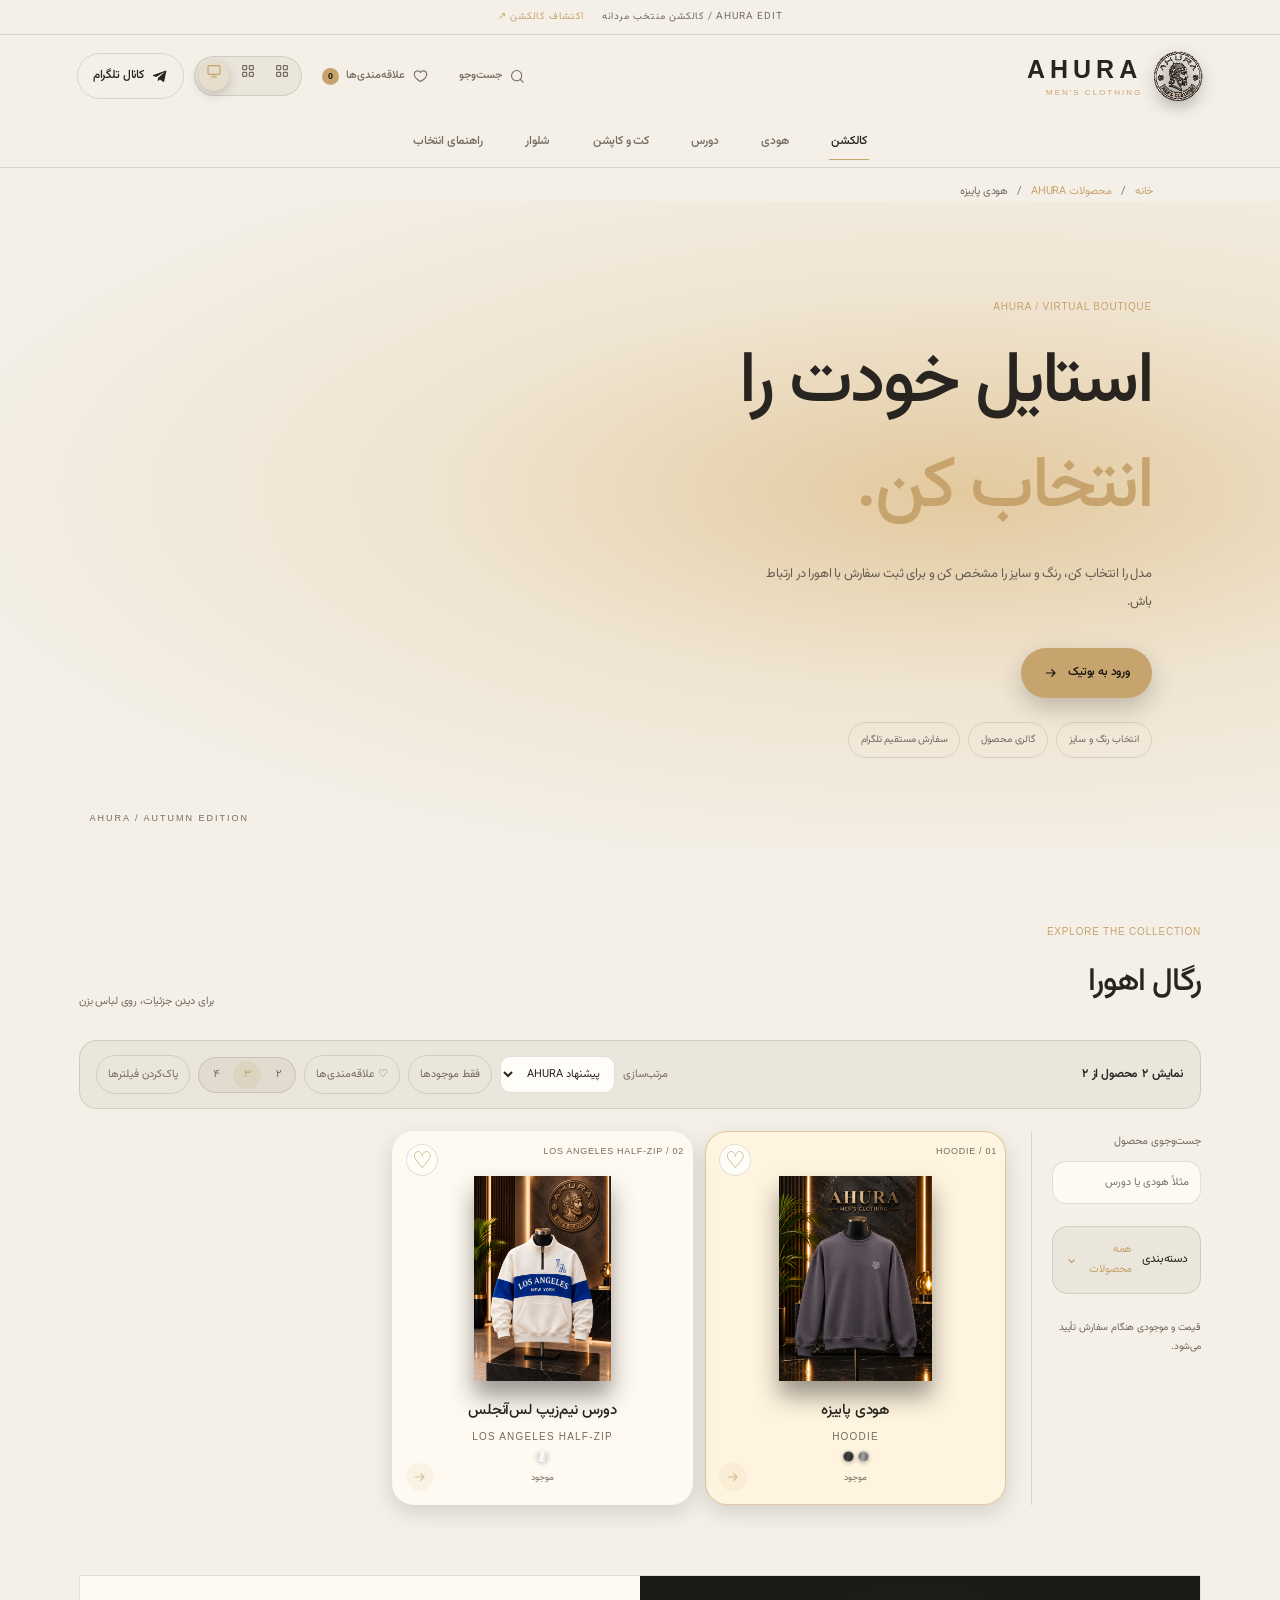
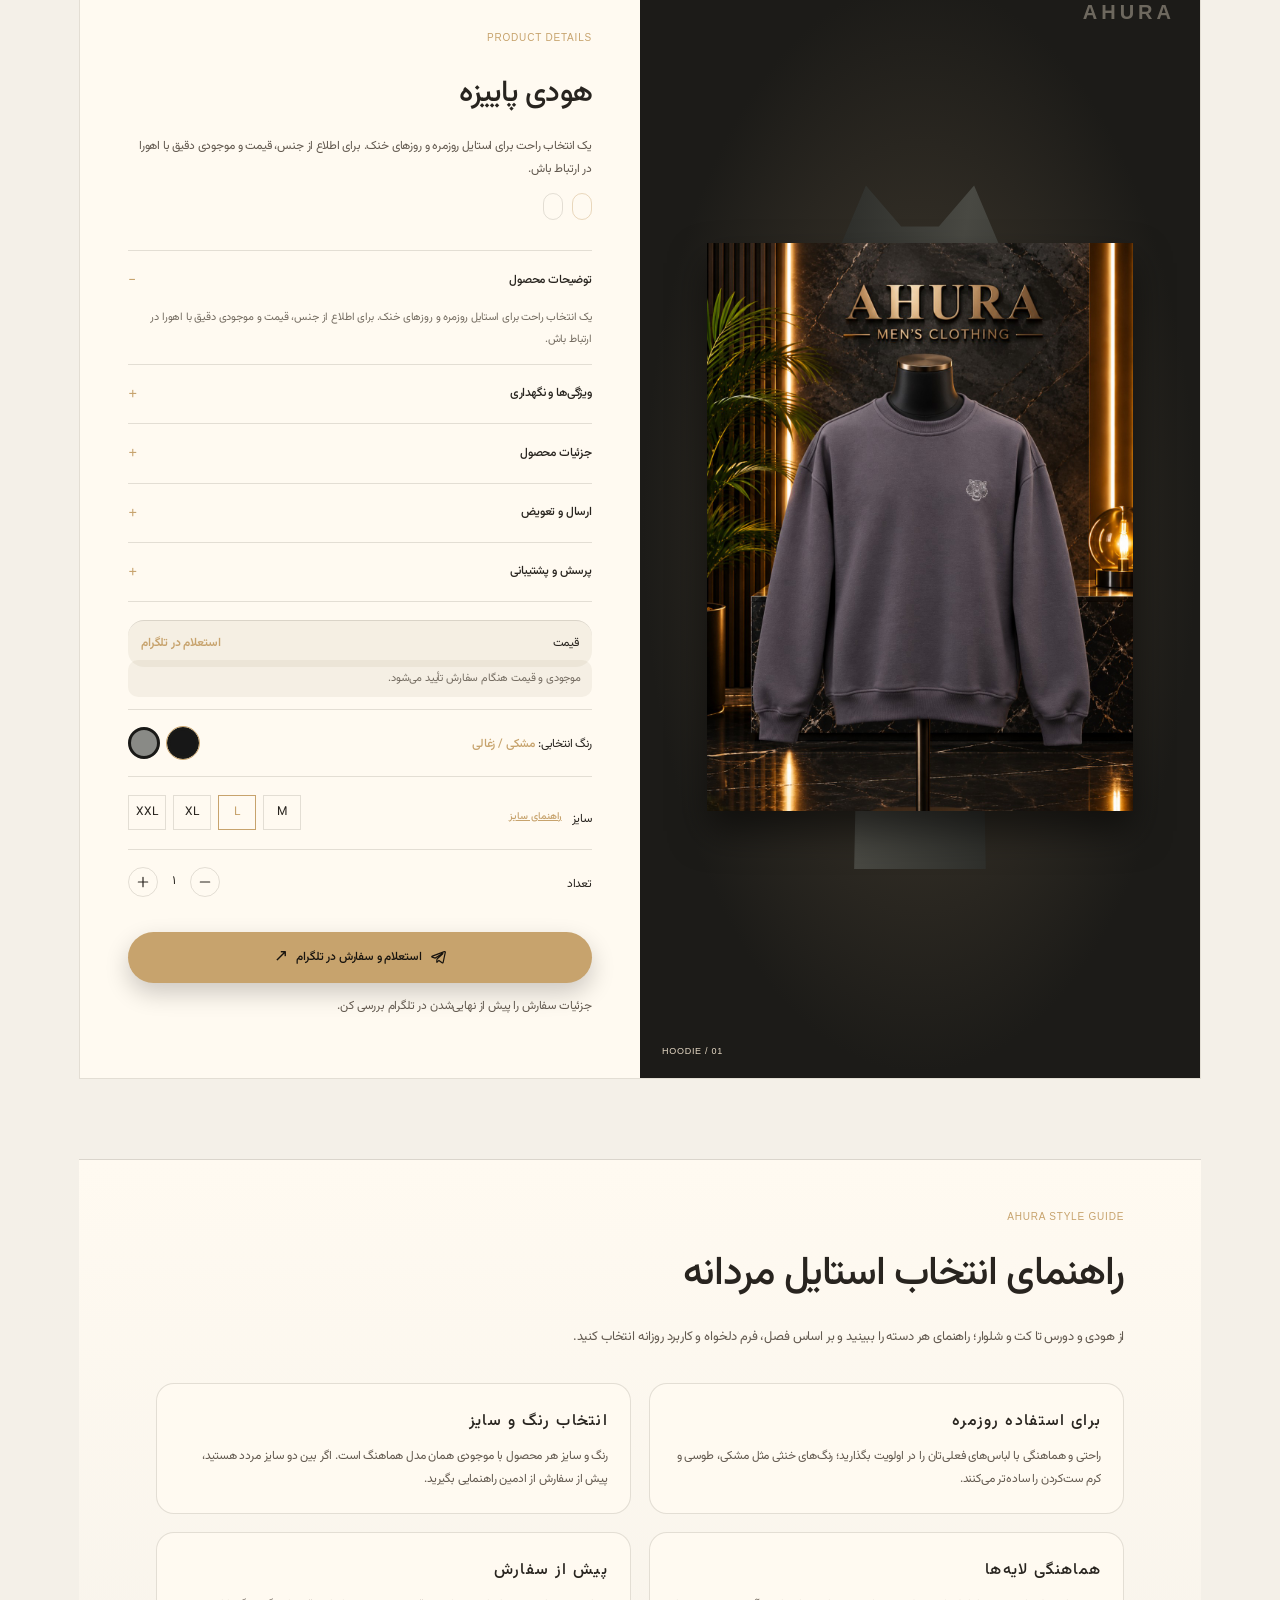
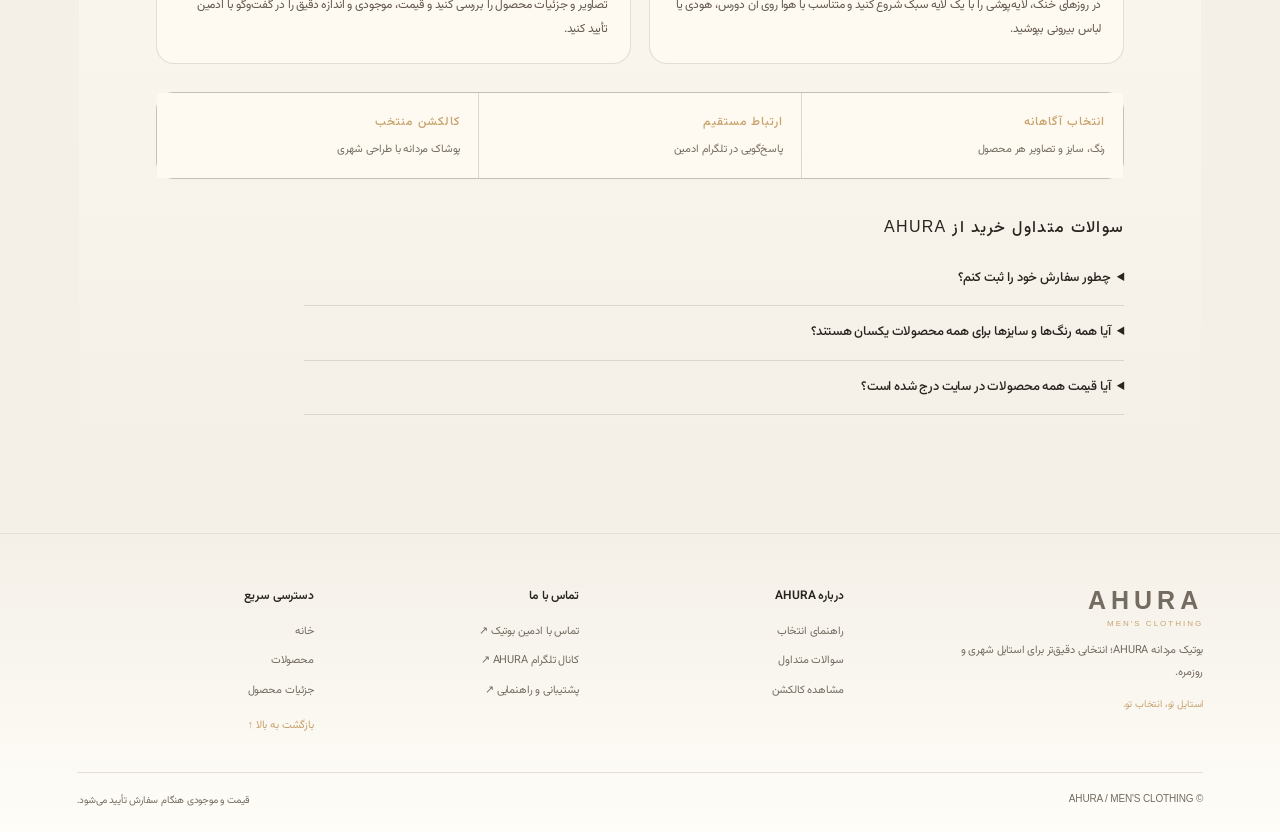
<file: index.html>
<!doctype html><html lang="fa" dir="rtl"><head><meta charset="utf-8"><meta name="viewport" content="width=device-width,initial-scale=1"><title>بوتیک مردانه AHURA | هودی، دورس و پوشاک مردانه</title><meta name="description" content="خرید و انتخاب پوشاک مردانه AHURA؛ هودی، دورس نیم‌زیپ، رویه پاییزه و مدل‌های روز با انتخاب رنگ و سایز و سفارش مستقیم در تلگرام."><meta name="robots" content="index,follow"><link rel="canonical" href="https://mjmz68.github.io/ahura-virtual-boutique/"><meta property="og:type" content="website"><meta property="og:site_name" content="AHURA"><meta property="og:title" content="بوتیک مردانه AHURA | هودی، دورس و پوشاک مردانه"><meta property="og:description" content="انتخاب پوشاک مردانه AHURA، مشاهده رنگ و سایز و ثبت سفارش مستقیم."><meta property="og:image" content="https://mjmz68.github.io/ahura-virtual-boutique/assets/products/hoodie-black.png"><meta name="twitter:image" content="https://mjmz68.github.io/ahura-virtual-boutique/assets/products/hoodie-black.png"><meta property="og:url" content="https://mjmz68.github.io/ahura-virtual-boutique/"><meta name="twitter:card" content="summary_large_image"><script id="site-schema" type="application/ld+json">{"@context":"https://schema.org","@graph":[{"@type":"Organization","@id":"https://mjmz68.github.io/ahura-virtual-boutique/#organization","name":"AHURA","url":"https://mjmz68.github.io/ahura-virtual-boutique/","sameAs":["https://t.me/Ahura_man"]},{"@type":"WebSite","@id":"https://mjmz68.github.io/ahura-virtual-boutique/#website","name":"بوتیک مردانه AHURA","url":"https://mjmz68.github.io/ahura-virtual-boutique/","publisher":{"@id":"https://mjmz68.github.io/ahura-virtual-boutique/#organization"},"inLanguage":"fa-IR"}]}</script><script id="product-schema" type="application/ld+json">{}</script><script id="breadcrumb-schema" type="application/ld+json">{}</script><script id="faq-schema" type="application/ld+json">{"@context":"https://schema.org","@type":"FAQPage","mainEntity":[{"@type":"Question","name":"چطور از بوتیک AHURA سفارش بدهم؟","acceptedAnswer":{"@type":"Answer","text":"محصول را انتخاب کنید، رنگ و سایز موجود را مشخص کنید و از دکمه سفارش وارد گفت‌وگوی تلگرام ادمین بوتیک شوید."}},{"@type":"Question","name":"چطور رنگ و سایز موجود هر محصول را ببینم؟","acceptedAnswer":{"@type":"Answer","text":"در صفحه هر محصول فقط رنگ‌ها و سایزهایی نمایش داده می‌شود که برای همان محصول در پنل مدیریت ثبت شده است."}},{"@type":"Question","name":"اگر قیمت محصول در سایت درج نشده باشد چه کار کنم؟","acceptedAnswer":{"@type":"Answer","text":"از طریق دکمه سفارش در تلگرام، قیمت و موجودی نهایی همان محصول را از ادمین AHURA استعلام کنید."}}]}</script><link rel="icon" type="image/svg+xml" href="assets/ahura-logo.svg?v=logo1"><link rel="stylesheet" href="style.css?v=category15"></head><body id="top">
<div class="announcement-bar" role="note"><span>AHURA EDIT / کالکشن منتخب مردانه</span><a href="#shop">اکتشاف کالکشن ↗</a></div><header class="site-header"><button type="button" class="mobile-menu-toggle" id="mobile-menu-toggle" aria-expanded="false" aria-controls="primary-nav">منو</button><a class="logo brand-logo" href="#" aria-label="AHURA"><img src="assets/ahura-logo.svg?v=logo2" alt="لوگوی AHURA"><span>AHURA<small>MEN'S CLOTHING</small></span></a><div class="header-actions"><button type="button" class="header-tool header-search-toggle" id="header-search-toggle" aria-label="جست‌وجوی محصول"><svg class="ui-icon" viewBox="0 0 24 24" aria-hidden="true"><path d="m20 20-4.4-4.4M10.8 18a7.2 7.2 0 1 1 0-14.4 7.2 7.2 0 0 1 0 14.4Z"/></svg><span>جست‌وجو</span></button><button type="button" class="header-tool header-favorites-link" id="header-favorites-link" aria-label="علاقه‌مندی‌ها" aria-pressed="false"><svg class="ui-icon" viewBox="0 0 24 24" aria-hidden="true"><path d="M20.8 8.8c0 5.4-8.8 10.2-8.8 10.2S3.2 14.2 3.2 8.8A4.7 4.7 0 0 1 12 6.5a4.7 4.7 0 0 1 8.8 2.3Z"/></svg><span>علاقه‌مندی‌ها</span><b id="header-favorites-count">0</b></button><div class="theme-switcher" id="theme-switcher" role="group" aria-label="حالت نمایش"><button type="button" class="theme-choice" data-theme-choice="light" aria-label="حالت روز" title="حالت روز"><span class="theme-choice-icon"></span></button><button type="button" class="theme-choice" data-theme-choice="dark" aria-label="حالت شب" title="حالت شب"><span class="theme-choice-icon"></span></button><button type="button" class="theme-choice" data-theme-choice="system" aria-label="هماهنگ با سیستم" title="هماهنگ با سیستم"><span class="theme-choice-icon"></span></button></div><a class="tg" href="https://t.me/Ahura_man" target="_blank" rel="noopener"><svg class="ui-icon" viewBox="0 0 24 24" aria-hidden="true"><path d="m21.5 4.7-3.2 15.1c-.2 1.1-.8 1.3-1.7.8l-4.7-3.5-2.3 2.2c-.3.3-.5.5-1 .5l.4-4.8 8.7-7.9c.4-.4-.1-.6-.6-.2L6.4 13.6l-4.6-1.5c-1-.3-1-1 .2-1.5L20 4c.8-.3 1.8.2 1.5.7Z"/></svg><span>کانال تلگرام</span></a></div></header><nav class="primary-nav" id="primary-nav" aria-label="ناوبری اصلی AHURA"><a href="#shop" data-nav-filter="all" class="active">کالکشن</a><a href="#shop" data-nav-filter="hoodie">هودی</a><a href="#shop" data-nav-filter="sweat">دورس</a><a href="#shop" data-nav-filter="jacket">کت و کاپشن</a><a href="#shop" data-nav-filter="trousers">شلوار</a><a href="#guide">راهنمای انتخاب</a></nav><nav class="breadcrumbs" aria-label="مسیر صفحه"><a href="./">خانه</a><span>/</span><a id="crumb-products" href="./#shop">محصولات AHURA</a><span>/</span><span id="crumb-current">بوتیک پوشاک مردانه AHURA</span></nav>
<section class="hero"><p>AHURA / VIRTUAL BOUTIQUE</p><h1>استایل خودت را<br><em>انتخاب کن.</em></h1><p class="sub">مدل را انتخاب کن، رنگ و سایز را مشخص کن و برای ثبت سفارش با اهورا در ارتباط باش.</p><a class="btn primary-btn" href="#shop"><span>ورود به بوتیک</span><svg class="ui-icon" viewBox="0 0 24 24" aria-hidden="true"><path d="M5 12h13m-5-5 5 5-5 5"/></svg></a><div class="hero-points" aria-label="ویژگی‌های خرید"><span>انتخاب رنگ و سایز</span><span>گالری محصول</span><span>سفارش مستقیم تلگرام</span></div></section>
<main id="shop"><div class="heading"><div><small>EXPLORE THE COLLECTION</small><h2>رگال اهورا</h2></div><span>برای دیدن جزئیات، روی لباس بزن</span></div>
<div class="catalog-toolbar" aria-label="کنترل مجموعه">
<div class="catalog-summary"><strong id="product-count">در حال بارگذاری محصولات</strong><span id="filter-summary"></span></div>
<div class="catalog-actions"><label class="sort-control">مرتب‌سازی<select id="sort-products" aria-label="مرتب‌سازی محصولات"><option value="featured">پیشنهاد AHURA</option><option value="newest">جدیدترین</option><option value="price-asc">ارزان‌ترین</option><option value="price-desc">گران‌ترین</option><option value="name">نام محصول</option></select></label><button type="button" id="availability-toggle" class="toolbar-toggle" aria-pressed="false">فقط موجودها</button><button type="button" id="favorites-toggle" class="toolbar-toggle" aria-pressed="false">♡ علاقه‌مندی‌ها</button><div class="grid-switcher" role="group" aria-label="تعداد ستون‌های نمایش"><button type="button" data-grid-choice="2" aria-label="نمایش دو ستونه">۲</button><button type="button" data-grid-choice="3" class="active" aria-label="نمایش سه ستونه">۳</button><button type="button" data-grid-choice="4" aria-label="نمایش چهار ستونه">۴</button></div><button type="button" id="clear-filters" class="clear-filters">پاک‌کردن فیلترها</button></div>
</div><div class="layout"><aside><label class="catalog-search">جست‌وجوی محصول<input id="product-search" type="search" placeholder="مثلاً هودی یا دورس" autocomplete="off"></label><details class="category-filter-group" id="category-filter-group"><summary><span>دسته‌بندی</span><span class="category-summary-value" id="selected-category-label">همه محصولات</span></summary><div class="category-filter-options"><button class="filter active" data-filter="all">همه محصولات</button><button class="filter" data-filter="hoodie">هودی</button><button class="filter" data-filter="sweat">دورس</button><button class="filter" data-filter="jacket">رویه پاییزه</button><button class="filter" data-filter="tshirt">تی‌شرت</button><button class="filter" data-filter="shirt">پیراهن</button><button class="filter" data-filter="polo">پولوشرت</button><button class="filter" data-filter="sweater">بافت</button><button class="filter" data-filter="cardigan">ژاکت بافت</button><button class="filter" data-filter="coat">پالتو</button><button class="filter" data-filter="parka">کاپشن</button><button class="filter" data-filter="suit">کت</button><button class="filter" data-filter="vest">جلیقه</button><button class="filter" data-filter="jeans">شلوار جین</button><button class="filter" data-filter="trousers">شلوار</button><button class="filter" data-filter="shorts">شلوارک</button></div></details><p class="note">قیمت و موجودی هنگام سفارش تأیید می‌شود.</p></aside>
<div class="rack" id="rack">
<a class="item selected" data-id="hoodie" href="product/ahura-autumn-hoodie/"><small>01 / HOODIE</small><img class="rack-photo" src="assets/products/hoodie-black.png" alt="هودی اهورا رنگ مشکی"><b>هودی پاییزه</b><span class="en">HOODIE</span></a>
<a class="item" data-id="sweat" href="product/ahura-los-angeles-half-zip-sweatshirt/"><small>02 / LOS ANGELES HALF-ZIP</small><img class="rack-photo" src="assets/products/los-angeles-half-zip-LOS-ANGELES-HALF-ZIP.png" alt="دورس نیم‌زیپ لس‌آنجلس رنگ سفید و آبی کاربنی"><b>دورس نیم‌زیپ لس‌آنجلس</b><span class="en">LOS ANGELES HALF-ZIP</span></a>
<button class="item" data-id="jacket"><small>03 / OUTERWEAR</small><span class="garment jacket olive"></span><b>رویه پاییزه</b><span class="en">OUTERWEAR</span></button>
</div></div>
<section class="details" id="details"><div class="visual"><span class="watermark">AHURA</span><img id="big" class="product-photo" src="assets/products/hoodie-black.png" alt="هودی اهورا رنگ مشکی"><div id="gallery" class="gallery" aria-label="گالری تصاویر محصول"></div><small id="visual-label">HOODIE / 01</small></div><div class="info"><small>PRODUCT DETAILS</small><h2 id="name">هودی پاییزه</h2><p id="desc" class="product-lead">یک انتخاب راحت برای استایل روزمره و روزهای خنک. برای اطلاع از جنس، قیمت و موجودی دقیق با اهورا در ارتباط باش.</p><div id="product-meta" class="product-meta" hidden><span id="product-rating"></span><span id="product-code"></span></div><div id="product-highlights" class="product-highlights" hidden aria-label="ویژگی‌های برجسته محصول"></div><div class="product-accordions" id="product-accordions"><details open><summary>توضیحات محصول</summary><p id="detail-description">توضیحات محصول</p></details><details><summary>ویژگی‌ها و نگهداری</summary><p id="detail-features">جنس، ویژگی و راهنمای نگهداری محصول هنگام سفارش تأیید می‌شود.</p></details><details><summary>جزئیات محصول</summary><p id="detail-specs">جنس و فرم لباس هنگام سفارش تأیید می‌شود.</p></details><details><summary>ارسال و تعویض</summary><p id="detail-shipping">پس از انتخاب رنگ و سایز، مشخصات سفارش برای ادمین AHURA در تلگرام ارسال می‌شود.</p></details><details><summary>پرسش و پشتیبانی</summary><p>برای پرسش درباره این محصول، اندازه‌گیری یا موجودی، <a class="inline-support" href="https://t.me/mjmz368" target="_blank" rel="noopener">با ادمین AHURA در تلگرام تماس بگیرید ↗</a></p></details></div><div class="price"><span>قیمت</span><b id="price-value">استعلام در تلگرام</b></div><div id="stock-status" class="stock-status pending" role="status">موجودی و قیمت هنگام سفارش تأیید می‌شود.</div><div class="row"><label>رنگ انتخابی: <b id="colorname">مشکی</b></label><div id="swatches" class="swatches"></div></div><div class="row size-row"><div class="size-label"><label>سایز</label><button type="button" id="size-guide-trigger" class="size-guide-trigger">راهنمای سایز</button></div><div id="sizes"></div></div><div class="row"><label>تعداد</label><div class="qty"><button id="minus" aria-label="کاهش تعداد"><svg class="ui-icon" viewBox="0 0 24 24" aria-hidden="true"><path d="M5 12h14"/></svg></button><span id="qty">1</span><button id="plus" aria-label="افزایش تعداد"><svg class="ui-icon" viewBox="0 0 24 24" aria-hidden="true"><path d="M12 5v14M5 12h14"/></svg></button></div></div><dialog id="size-guide" class="size-guide-dialog" aria-labelledby="size-guide-title"><div class="size-guide-card"><button type="button" id="size-guide-close" class="dialog-close" aria-label="بستن راهنمای سایز">×</button><small class="section-kicker">AHURA FIT GUIDE</small><h3 id="size-guide-title">راهنمای انتخاب سایز</h3><p>این جدول راهنمای عمومی است. برای اطمینان از فیت نهایی، اندازه‌های لباس و فرم محصول را از ادمین AHURA بپرسید.</p><div class="size-table-wrap"><table><thead><tr><th>سایز</th><th>دور سینه تقریبی</th><th>قد لباس تقریبی</th></tr></thead><tbody><tr><td>S</td><td>۹۰–۹۶</td><td>۶۷–۶۹</td></tr><tr><td>M</td><td>۹۶–۱۰۲</td><td>۶۹–۷۱</td></tr><tr><td>L</td><td>۱۰۲–۱۰۸</td><td>۷۱–۷۳</td></tr><tr><td>XL</td><td>۱۰۸–۱۱۴</td><td>۷۳–۷۵</td></tr><tr><td>XXL</td><td>۱۱۴–۱۲۲</td><td>۷۵–۷۷</td></tr></tbody></table></div><p class="size-note">واحد اندازه‌گیری: سانتی‌متر</p></div></dialog><a class="btn order" id="order" href="https://t.me/mjmz368" target="_blank" rel="noopener"><svg class="ui-icon" viewBox="0 0 24 24" aria-hidden="true"><path d="m21.5 4.7-3.2 15.1c-.2 1.1-.8 1.3-1.7.8l-4.7-3.5-2.3 2.2c-.3.3-.5.5-1 .5l.4-4.8 8.7-7.9c.4-.4-.1-.6-.6-.2L6.4 13.6l-4.6-1.5c-1-.3-1-1 .2-1.5L20 4c.8-.3 1.8.2 1.5.7Z"/></svg><span>استعلام و سفارش در تلگرام</span><span class="order-arrow">↗</span></a><p class="note">جزئیات سفارش را پیش از نهایی‌شدن در تلگرام بررسی کن.</p></div></section><section class="seo-guide" id="guide" aria-labelledby="guide-title"><div class="section-kicker">AHURA STYLE GUIDE</div><h2 id="guide-title">راهنمای انتخاب پوشاک مردانه برای استایل روزمره</h2><p class="lead" id="guide-lead">در AHURA تلاش می‌کنیم انتخاب لباس مردانه فقط به دیدن یک عکس محدود نباشد. هر محصول با اطلاعات رنگ، سایز، تصویر و امکان گفت‌وگوی مستقیم ارائه می‌شود تا قبل از سفارش، انتخابی دقیق‌تر و مطمئن‌تر داشته باشید.</p><div class="seo-grid"><article><h3 id="guide-card-1-title">هودی و دورس مردانه برای فصل‌های خنک</h3><p id="guide-card-1-text">هودی مردانه و دورس نیم‌زیپ از انتخاب‌های کاربردی برای پاییز و زمستان هستند؛ چون راحتی، گرما و ظاهر شهری را کنار هم قرار می‌دهند. مدل‌های ساده برای استفاده روزمره مناسب‌اند و مدل‌های چاپ‌دار یا ترکیبی، استایل را شاخص‌تر می‌کنند.</p></article><article><h3 id="guide-card-2-title">چطور رنگ و سایز مناسب را انتخاب کنیم؟</h3><p id="guide-card-2-text">رنگ‌های مشکی، طوسی، کرم، سرمه‌ای و زیتونی به‌راحتی با شلوار جین، اسلش و کتانی ست می‌شوند. هنگام انتخاب سایز، فرم لباس و اندازه شانه را در نظر بگیرید و اگر بین دو سایز مردد هستید، پیش از سفارش از ادمین AHURA راهنمایی بگیرید.</p></article><article><h3 id="guide-card-3-title">استایل نیمه‌رسمی و کژوال مردانه</h3><p id="guide-card-3-text">دورس نیم‌زیپ برای استایل اسمارت‌کژوال و روزمره انتخابی انعطاف‌پذیر است. آن را با شلوار جین تیره و بوت برای ظاهر پاییزی، یا با شلوار اسلش و کتانی برای استایل اسپرت شهری ترکیب کنید.</p></article><article><h3 id="guide-card-4-title">قبل از ثبت سفارش چه چیزهایی را بررسی کنیم؟</h3><p id="guide-card-4-text">صفحه محصول را باز کنید، تصاویر و گالری را ببینید، رنگ و سایز موجود را انتخاب کنید و سپس از طریق تلگرام قیمت و موجودی نهایی را تأیید کنید. اطلاعات هر محصول متناسب با موجودی همان محصول نمایش داده می‌شود.</p></article></div><div class="trust-strip" aria-label="اطلاعات خرید AHURA"><div><b>انتخاب آگاهانه</b><span>رنگ، سایز و تصاویر هر محصول</span></div><div><b>ارتباط مستقیم</b><span>پاسخ‌گویی در تلگرام ادمین</span></div><div><b>کالکشن منتخب</b><span>پوشاک مردانه با طراحی شهری</span></div></div><div class="faq" id="faq"><h3>سوالات متداول خرید از AHURA</h3><details><summary>چطور سفارش خود را ثبت کنم؟</summary><p>محصول، رنگ و سایز را انتخاب کنید و روی «استعلام و سفارش در تلگرام» بزنید تا جزئیات برای ادمین بوتیک ارسال شود.</p></details><details><summary>آیا همه رنگ‌ها و سایزها برای همه محصولات یکسان هستند؟</summary><p>خیر. در سایت فقط گزینه‌هایی نمایش داده می‌شوند که برای همان محصول در پنل مدیریت ثبت شده‌اند.</p></details><details><summary>آیا قیمت همه محصولات در سایت درج شده است؟</summary><p>قیمت در صورت ثبت توسط ادمین نمایش داده می‌شود؛ در غیر این صورت می‌توانید قیمت و موجودی را در تلگرام استعلام کنید.</p></details></div></section></main><button type="button" id="back-to-top" class="back-to-top" aria-label="بازگشت به بالای صفحه" title="بازگشت به بالا">↑</button>
<footer class="site-footer" id="about"><div class="footer-brand" id="footer-about"><a class="logo" href="#top">AHURA<small>MEN'S CLOTHING</small></a><p>بوتیک مردانه AHURA؛ انتخابی دقیق‌تر برای استایل شهری و روزمره.</p><span>استایل تو، انتخاب تو.</span></div><div class="footer-column"><b>درباره AHURA</b><a href="#guide">راهنمای انتخاب</a><a href="#faq">سوالات متداول</a><a href="#shop">مشاهده کالکشن</a></div><div class="footer-column" id="contact"><b>تماس با ما</b><a href="https://t.me/mjmz368" target="_blank" rel="noopener">تماس با ادمین بوتیک ↗</a><a href="https://t.me/Ahura_man" target="_blank" rel="noopener">کانال تلگرام AHURA ↗</a><a href="https://t.me/mjmz368?text=%D8%B3%D9%84%D8%A7%D9%85%D8%8C%20%D8%A8%D8%B1%D8%A7%DB%8C%20%D8%B1%D8%A7%D9%87%D9%86%D9%85%D8%A7%DB%8C%DB%8C%20%D8%AF%D8%B1%D8%A8%D8%A7%D8%B1%D9%87%20%D8%A8%D9%88%D8%AA%DB%8C%DA%A9%20AHURA%20%D9%BE%DB%8C%D8%A7%D9%85%20%D9%85%DB%8C%E2%8C%81%D8%B1%D8%B3%D8%AA%D9%85" target="_blank" rel="noopener">پشتیبانی و راهنمایی ↗</a></div><div class="footer-column"><b>دسترسی سریع</b><a href="#top">خانه</a><a href="#shop">محصولات</a><a href="#details">جزئیات محصول</a><a class="footer-top-link" href="#top">بازگشت به بالا ↑</a></div><div class="footer-bottom"><span>© AHURA / MEN'S CLOTHING</span><span>قیمت و موجودی هنگام سفارش تأیید می‌شود.</span></div></footer><script src="app-runtime-v13.js?v=styleguide13"></script><script src="app-admin.js"></script></body></html>
</file>
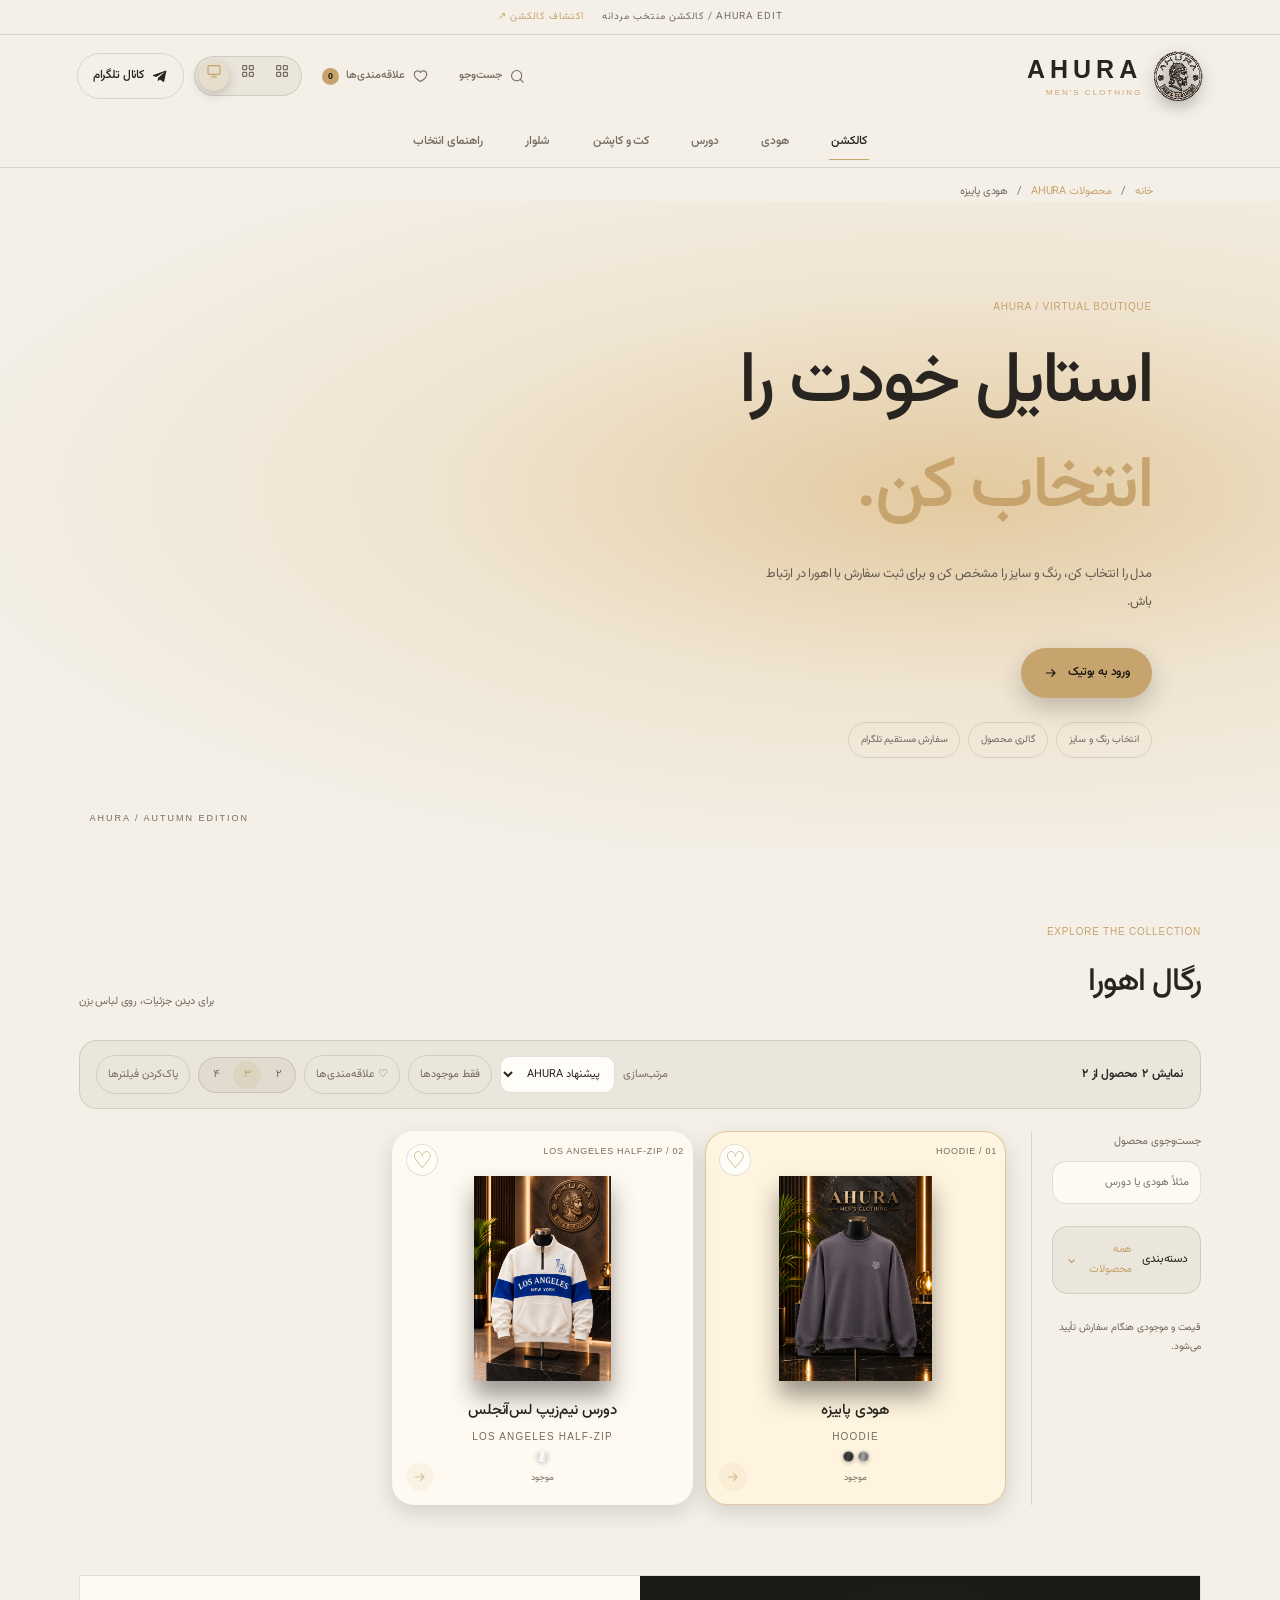
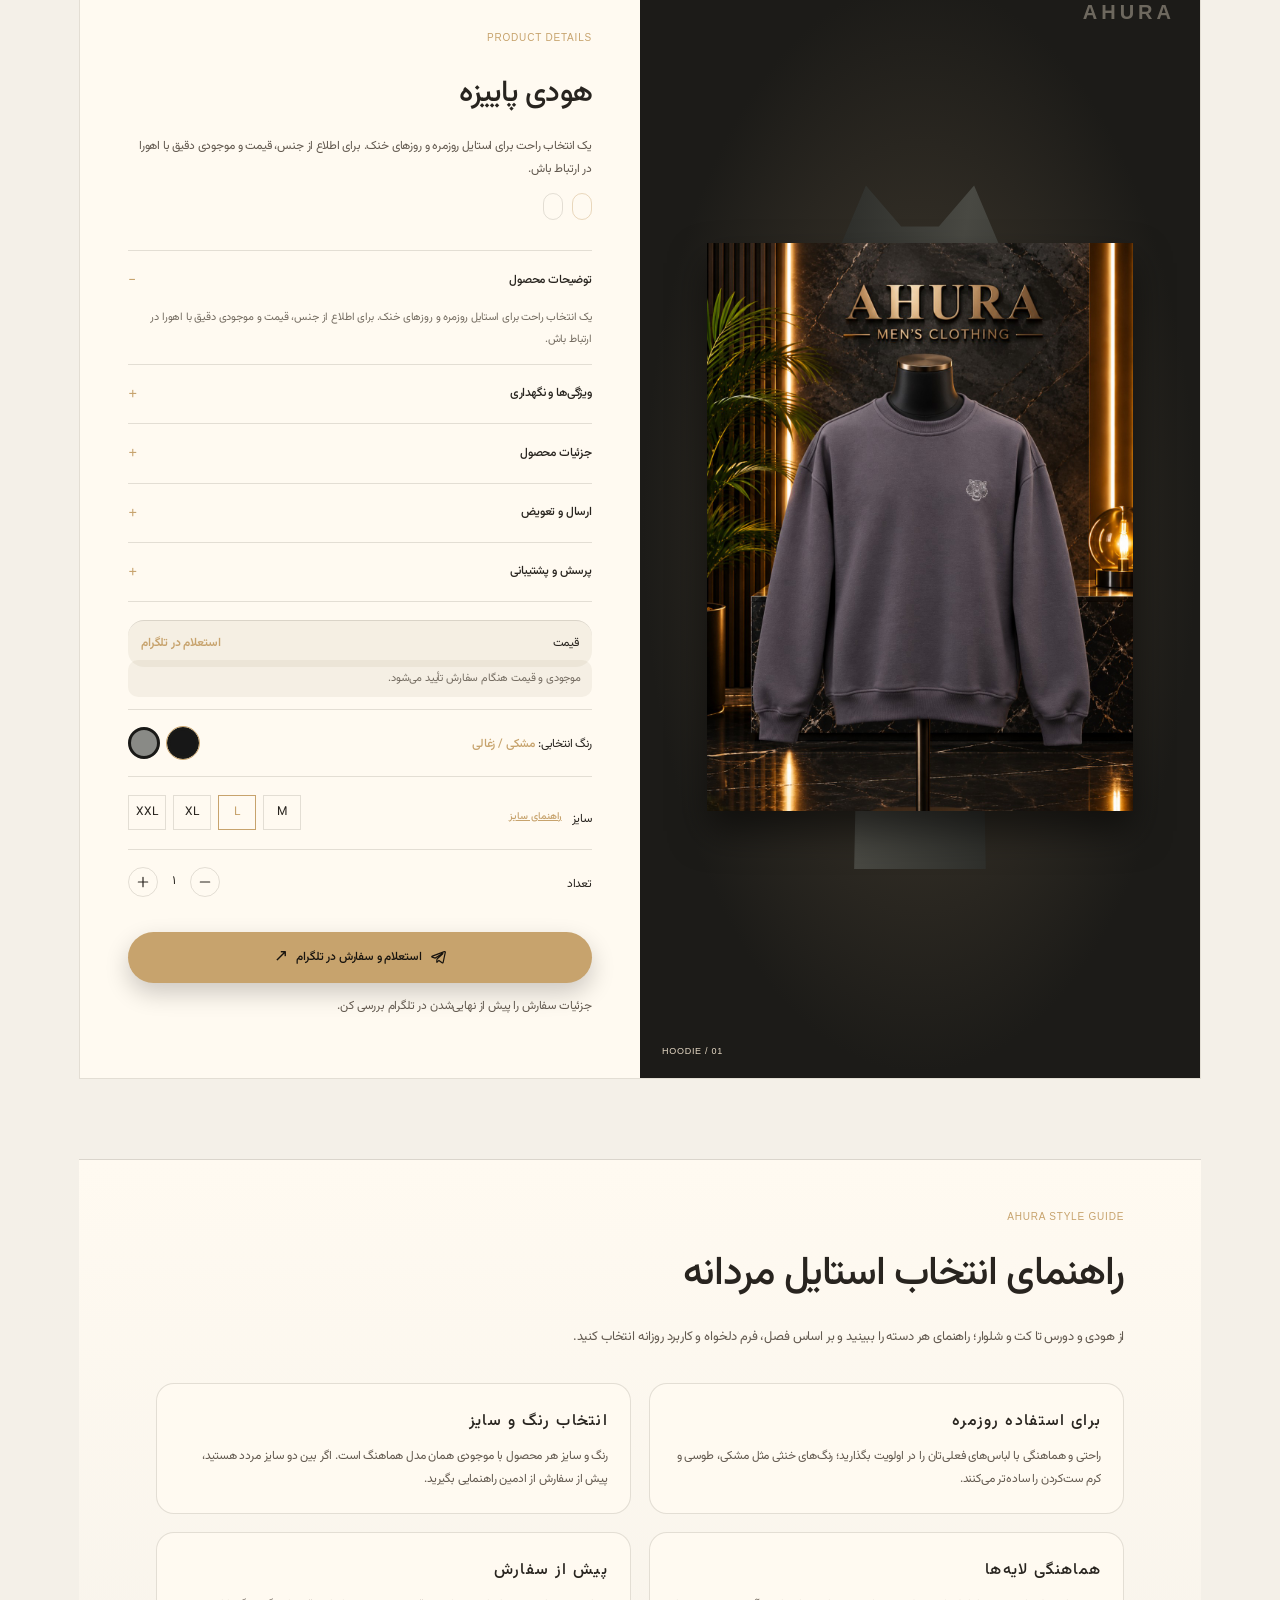
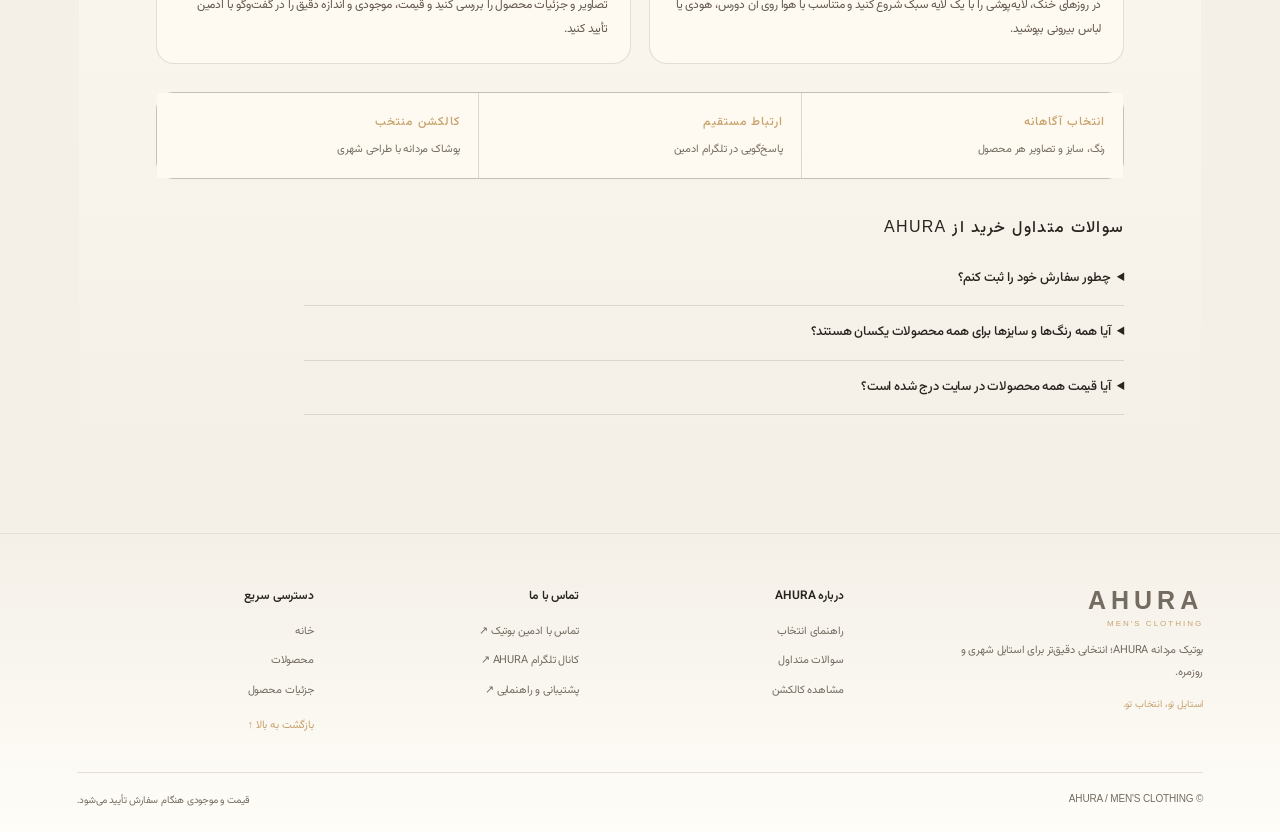
<file: product/ahura-autumn-hoodie/index.html>
<!doctype html><html lang="fa" dir="rtl"><head><meta charset="utf-8"><meta name="viewport" content="width=device-width,initial-scale=1"><title>هودی پاییزه مردانه | AHURA</title><meta name="description" content="هودی پاییزه مردانه AHURA با طراحی راحت و مناسب استایل روزمره. رنگ و سایز را انتخاب کنید و برای سفارش پیام دهید."><meta name="robots" content="index,follow"><link rel="canonical" href="https://mjmz68.github.io/ahura-virtual-boutique/product/ahura-autumn-hoodie/"><meta property="og:type" content="website"><meta property="og:site_name" content="AHURA"><meta property="og:title" content="هودی پاییزه مردانه | AHURA"><meta property="og:description" content="هودی پاییزه مردانه AHURA با طراحی راحت و مناسب استایل روزمره. رنگ و سایز را انتخاب کنید و برای سفارش پیام دهید."><meta property="og:image" content="https://mjmz68.github.io/ahura-virtual-boutique/assets/products/hoodie-black.png"><meta name="twitter:image" content="https://mjmz68.github.io/ahura-virtual-boutique/assets/products/hoodie-black.png"><meta property="og:url" content="https://mjmz68.github.io/ahura-virtual-boutique/product/ahura-autumn-hoodie/"><meta name="twitter:card" content="summary_large_image"><script id="site-schema" type="application/ld+json">{"@context":"https://schema.org","@graph":[{"@type":"Organization","@id":"https://mjmz68.github.io/ahura-virtual-boutique/#organization","name":"AHURA","url":"https://mjmz68.github.io/ahura-virtual-boutique/","sameAs":["https://t.me/Ahura_man"]},{"@type":"WebSite","@id":"https://mjmz68.github.io/ahura-virtual-boutique/#website","name":"بوتیک مردانه AHURA","url":"https://mjmz68.github.io/ahura-virtual-boutique/","publisher":{"@id":"https://mjmz68.github.io/ahura-virtual-boutique/#organization"},"inLanguage":"fa-IR"}]}</script><script id="product-schema" type="application/ld+json">{"@context":"https://schema.org","@type":"Product","name":"هودی پاییزه","description":"هودی پاییزه مردانه AHURA با طراحی راحت و مناسب استایل روزمره. رنگ و سایز را انتخاب کنید و برای سفارش پیام دهید.","sku":"hoodie","brand":{"@type":"Brand","name":"AHURA"},"image":["https://mjmz68.github.io/ahura-virtual-boutique/assets/products/hoodie-black.png"],"url":"https://mjmz68.github.io/ahura-virtual-boutique/product/ahura-autumn-hoodie/"}</script><script id="breadcrumb-schema" type="application/ld+json">{"@context":"https://schema.org","@type":"BreadcrumbList","itemListElement":[{"@type":"ListItem","position":1,"name":"خانه","item":"https://mjmz68.github.io/ahura-virtual-boutique/"},{"@type":"ListItem","position":2,"name":"محصولات AHURA","item":"https://mjmz68.github.io/ahura-virtual-boutique/#shop"},{"@type":"ListItem","position":3,"name":"هودی پاییزه","item":"https://mjmz68.github.io/ahura-virtual-boutique/product/ahura-autumn-hoodie/"}]}</script><script id="faq-schema" type="application/ld+json">{"@context":"https://schema.org","@type":"FAQPage","mainEntity":[{"@type":"Question","name":"چطور از بوتیک AHURA سفارش بدهم؟","acceptedAnswer":{"@type":"Answer","text":"محصول را انتخاب کنید، رنگ و سایز موجود را مشخص کنید و از دکمه سفارش وارد گفت‌وگوی تلگرام ادمین بوتیک شوید."}},{"@type":"Question","name":"چطور رنگ و سایز موجود هر محصول را ببینم؟","acceptedAnswer":{"@type":"Answer","text":"در صفحه هر محصول فقط رنگ‌ها و سایزهایی نمایش داده می‌شود که برای همان محصول در پنل مدیریت ثبت شده است."}},{"@type":"Question","name":"اگر قیمت محصول در سایت درج نشده باشد چه کار کنم؟","acceptedAnswer":{"@type":"Answer","text":"از طریق دکمه سفارش در تلگرام، قیمت و موجودی نهایی همان محصول را از ادمین AHURA استعلام کنید."}}]}</script><link rel="icon" type="image/svg+xml" href="../../assets/ahura-logo.svg?v=logo1"><link rel="stylesheet" href="../../style.css?v=category15"></head><body id="top">
<div class="announcement-bar" role="note"><span>AHURA EDIT / کالکشن منتخب مردانه</span><a href="#shop">اکتشاف کالکشن ↗</a></div><header class="site-header"><button type="button" class="mobile-menu-toggle" id="mobile-menu-toggle" aria-expanded="false" aria-controls="primary-nav">منو</button><a class="logo brand-logo" href="#" aria-label="AHURA"><img src="../../assets/ahura-logo.svg?v=logo2" alt="لوگوی AHURA"><span>AHURA<small>MEN'S CLOTHING</small></span></a><div class="header-actions"><button type="button" class="header-tool header-search-toggle" id="header-search-toggle" aria-label="جست‌وجوی محصول"><svg class="ui-icon" viewBox="0 0 24 24" aria-hidden="true"><path d="m20 20-4.4-4.4M10.8 18a7.2 7.2 0 1 1 0-14.4 7.2 7.2 0 0 1 0 14.4Z"/></svg><span>جست‌وجو</span></button><button type="button" class="header-tool header-favorites-link" id="header-favorites-link" aria-label="علاقه‌مندی‌ها" aria-pressed="false"><svg class="ui-icon" viewBox="0 0 24 24" aria-hidden="true"><path d="M20.8 8.8c0 5.4-8.8 10.2-8.8 10.2S3.2 14.2 3.2 8.8A4.7 4.7 0 0 1 12 6.5a4.7 4.7 0 0 1 8.8 2.3Z"/></svg><span>علاقه‌مندی‌ها</span><b id="header-favorites-count">0</b></button><div class="theme-switcher" id="theme-switcher" role="group" aria-label="حالت نمایش"><button type="button" class="theme-choice" data-theme-choice="light" aria-label="حالت روز" title="حالت روز"><span class="theme-choice-icon"></span></button><button type="button" class="theme-choice" data-theme-choice="dark" aria-label="حالت شب" title="حالت شب"><span class="theme-choice-icon"></span></button><button type="button" class="theme-choice" data-theme-choice="system" aria-label="هماهنگ با سیستم" title="هماهنگ با سیستم"><span class="theme-choice-icon"></span></button></div><a class="tg" href="https://t.me/Ahura_man" target="_blank" rel="noopener"><svg class="ui-icon" viewBox="0 0 24 24" aria-hidden="true"><path d="m21.5 4.7-3.2 15.1c-.2 1.1-.8 1.3-1.7.8l-4.7-3.5-2.3 2.2c-.3.3-.5.5-1 .5l.4-4.8 8.7-7.9c.4-.4-.1-.6-.6-.2L6.4 13.6l-4.6-1.5c-1-.3-1-1 .2-1.5L20 4c.8-.3 1.8.2 1.5.7Z"/></svg><span>کانال تلگرام</span></a></div></header><nav class="primary-nav" id="primary-nav" aria-label="ناوبری اصلی AHURA"><a href="#shop" data-nav-filter="all" class="active">کالکشن</a><a href="#shop" data-nav-filter="hoodie">هودی</a><a href="#shop" data-nav-filter="sweat">دورس</a><a href="#shop" data-nav-filter="jacket">کت و کاپشن</a><a href="#shop" data-nav-filter="trousers">شلوار</a><a href="#guide">راهنمای انتخاب</a></nav><nav class="breadcrumbs" aria-label="مسیر صفحه"><a href="../../">خانه</a><span>/</span><a id="crumb-products" href="../../#shop">محصولات AHURA</a><span>/</span><span id="crumb-current">هودی پاییزه</span></nav>
<section class="hero"><p>AHURA / VIRTUAL BOUTIQUE</p><h1>استایل خودت را<br><em>انتخاب کن.</em></h1><p class="sub">مدل را انتخاب کن، رنگ و سایز را مشخص کن و برای ثبت سفارش با اهورا در ارتباط باش.</p><a class="btn primary-btn" href="#shop"><span>ورود به بوتیک</span><svg class="ui-icon" viewBox="0 0 24 24" aria-hidden="true"><path d="M5 12h13m-5-5 5 5-5 5"/></svg></a><div class="hero-points" aria-label="ویژگی‌های خرید"><span>انتخاب رنگ و سایز</span><span>گالری محصول</span><span>سفارش مستقیم تلگرام</span></div></section>
<main id="shop"><div class="heading"><div><small>EXPLORE THE COLLECTION</small><h2>رگال اهورا</h2></div><span>برای دیدن جزئیات، روی لباس بزن</span></div>
<div class="catalog-toolbar" aria-label="کنترل مجموعه">
<div class="catalog-summary"><strong id="product-count">در حال بارگذاری محصولات</strong><span id="filter-summary"></span></div>
<div class="catalog-actions"><label class="sort-control">مرتب‌سازی<select id="sort-products" aria-label="مرتب‌سازی محصولات"><option value="featured">پیشنهاد AHURA</option><option value="newest">جدیدترین</option><option value="price-asc">ارزان‌ترین</option><option value="price-desc">گران‌ترین</option><option value="name">نام محصول</option></select></label><button type="button" id="availability-toggle" class="toolbar-toggle" aria-pressed="false">فقط موجودها</button><button type="button" id="favorites-toggle" class="toolbar-toggle" aria-pressed="false">♡ علاقه‌مندی‌ها</button><div class="grid-switcher" role="group" aria-label="تعداد ستون‌های نمایش"><button type="button" data-grid-choice="2" aria-label="نمایش دو ستونه">۲</button><button type="button" data-grid-choice="3" class="active" aria-label="نمایش سه ستونه">۳</button><button type="button" data-grid-choice="4" aria-label="نمایش چهار ستونه">۴</button></div><button type="button" id="clear-filters" class="clear-filters">پاک‌کردن فیلترها</button></div>
</div><div class="layout"><aside><label class="catalog-search">جست‌وجوی محصول<input id="product-search" type="search" placeholder="مثلاً هودی یا دورس" autocomplete="off"></label><details class="category-filter-group" id="category-filter-group"><summary><span>دسته‌بندی</span><span class="category-summary-value" id="selected-category-label">همه محصولات</span></summary><div class="category-filter-options"><button class="filter active" data-filter="all">همه محصولات</button><button class="filter" data-filter="hoodie">هودی</button><button class="filter" data-filter="sweat">دورس</button><button class="filter" data-filter="jacket">رویه پاییزه</button><button class="filter" data-filter="tshirt">تی‌شرت</button><button class="filter" data-filter="shirt">پیراهن</button><button class="filter" data-filter="polo">پولوشرت</button><button class="filter" data-filter="sweater">بافت</button><button class="filter" data-filter="cardigan">ژاکت بافت</button><button class="filter" data-filter="coat">پالتو</button><button class="filter" data-filter="parka">کاپشن</button><button class="filter" data-filter="suit">کت</button><button class="filter" data-filter="vest">جلیقه</button><button class="filter" data-filter="jeans">شلوار جین</button><button class="filter" data-filter="trousers">شلوار</button><button class="filter" data-filter="shorts">شلوارک</button></div></details><p class="note">قیمت و موجودی هنگام سفارش تأیید می‌شود.</p></aside>
<div class="rack" id="rack">
<a class="item selected" data-id="hoodie" href="../../product/ahura-autumn-hoodie/"><small>01 / HOODIE</small><img class="rack-photo" src="../../assets/products/hoodie-black.png" alt="هودی اهورا رنگ مشکی"><b>هودی پاییزه</b><span class="en">HOODIE</span></a>
<a class="item" data-id="sweat" href="../../product/ahura-los-angeles-half-zip-sweatshirt/"><small>02 / LOS ANGELES HALF-ZIP</small><img class="rack-photo" src="../../assets/products/los-angeles-half-zip-LOS-ANGELES-HALF-ZIP.png" alt="دورس نیم‌زیپ لس‌آنجلس رنگ سفید و آبی کاربنی"><b>دورس نیم‌زیپ لس‌آنجلس</b><span class="en">LOS ANGELES HALF-ZIP</span></a>
<button class="item" data-id="jacket"><small>03 / OUTERWEAR</small><span class="garment jacket olive"></span><b>رویه پاییزه</b><span class="en">OUTERWEAR</span></button>
</div></div>
<section class="details" id="details"><div class="visual"><span class="watermark">AHURA</span><img id="big" class="product-photo" src="../../assets/products/hoodie-black.png" alt="هودی پاییزه مردانه AHURA رنگ مشکی"><div id="gallery" class="gallery" aria-label="گالری تصاویر محصول"></div><small id="visual-label">HOODIE / 01</small></div><div class="info"><small>PRODUCT DETAILS</small><h2 id="name">هودی پاییزه</h2><p id="desc" class="product-lead">یک انتخاب راحت برای استایل روزمره و روزهای خنک. برای اطلاع از جنس، قیمت و موجودی دقیق با اهورا در ارتباط باش.</p><div id="product-meta" class="product-meta" hidden><span id="product-rating"></span><span id="product-code"></span></div><div id="product-highlights" class="product-highlights" hidden aria-label="ویژگی‌های برجسته محصول"></div><div class="product-accordions" id="product-accordions"><details open><summary>توضیحات محصول</summary><p id="detail-description">توضیحات محصول</p></details><details><summary>ویژگی‌ها و نگهداری</summary><p id="detail-features">جنس، ویژگی و راهنمای نگهداری محصول هنگام سفارش تأیید می‌شود.</p></details><details><summary>جزئیات محصول</summary><p id="detail-specs">جنس و فرم لباس هنگام سفارش تأیید می‌شود.</p></details><details><summary>ارسال و تعویض</summary><p id="detail-shipping">پس از انتخاب رنگ و سایز، مشخصات سفارش برای ادمین AHURA در تلگرام ارسال می‌شود.</p></details><details><summary>پرسش و پشتیبانی</summary><p>برای پرسش درباره این محصول، اندازه‌گیری یا موجودی، <a class="inline-support" href="https://t.me/mjmz368" target="_blank" rel="noopener">با ادمین AHURA در تلگرام تماس بگیرید ↗</a></p></details></div><div class="price"><span>قیمت</span><b id="price-value">استعلام در تلگرام</b></div><div id="stock-status" class="stock-status pending" role="status">موجودی و قیمت هنگام سفارش تأیید می‌شود.</div><div class="row"><label>رنگ انتخابی: <b id="colorname">مشکی</b></label><div id="swatches" class="swatches"></div></div><div class="row size-row"><div class="size-label"><label>سایز</label><button type="button" id="size-guide-trigger" class="size-guide-trigger">راهنمای سایز</button></div><div id="sizes"></div></div><div class="row"><label>تعداد</label><div class="qty"><button id="minus" aria-label="کاهش تعداد"><svg class="ui-icon" viewBox="0 0 24 24" aria-hidden="true"><path d="M5 12h14"/></svg></button><span id="qty">1</span><button id="plus" aria-label="افزایش تعداد"><svg class="ui-icon" viewBox="0 0 24 24" aria-hidden="true"><path d="M12 5v14M5 12h14"/></svg></button></div></div><dialog id="size-guide" class="size-guide-dialog" aria-labelledby="size-guide-title"><div class="size-guide-card"><button type="button" id="size-guide-close" class="dialog-close" aria-label="بستن راهنمای سایز">×</button><small class="section-kicker">AHURA FIT GUIDE</small><h3 id="size-guide-title">راهنمای انتخاب سایز</h3><p>این جدول راهنمای عمومی است. برای اطمینان از فیت نهایی، اندازه‌های لباس و فرم محصول را از ادمین AHURA بپرسید.</p><div class="size-table-wrap"><table><thead><tr><th>سایز</th><th>دور سینه تقریبی</th><th>قد لباس تقریبی</th></tr></thead><tbody><tr><td>S</td><td>۹۰–۹۶</td><td>۶۷–۶۹</td></tr><tr><td>M</td><td>۹۶–۱۰۲</td><td>۶۹–۷۱</td></tr><tr><td>L</td><td>۱۰۲–۱۰۸</td><td>۷۱–۷۳</td></tr><tr><td>XL</td><td>۱۰۸–۱۱۴</td><td>۷۳–۷۵</td></tr><tr><td>XXL</td><td>۱۱۴–۱۲۲</td><td>۷۵–۷۷</td></tr></tbody></table></div><p class="size-note">واحد اندازه‌گیری: سانتی‌متر</p></div></dialog><a class="btn order" id="order" href="https://t.me/mjmz368" target="_blank" rel="noopener"><svg class="ui-icon" viewBox="0 0 24 24" aria-hidden="true"><path d="m21.5 4.7-3.2 15.1c-.2 1.1-.8 1.3-1.7.8l-4.7-3.5-2.3 2.2c-.3.3-.5.5-1 .5l.4-4.8 8.7-7.9c.4-.4-.1-.6-.6-.2L6.4 13.6l-4.6-1.5c-1-.3-1-1 .2-1.5L20 4c.8-.3 1.8.2 1.5.7Z"/></svg><span>استعلام و سفارش در تلگرام</span><span class="order-arrow">↗</span></a><p class="note">جزئیات سفارش را پیش از نهایی‌شدن در تلگرام بررسی کن.</p></div></section><section class="seo-guide" id="guide" aria-labelledby="guide-title"><div class="section-kicker">AHURA STYLE GUIDE</div><h2 id="guide-title">راهنمای انتخاب پوشاک مردانه برای استایل روزمره</h2><p class="lead" id="guide-lead">در AHURA تلاش می‌کنیم انتخاب لباس مردانه فقط به دیدن یک عکس محدود نباشد. هر محصول با اطلاعات رنگ، سایز، تصویر و امکان گفت‌وگوی مستقیم ارائه می‌شود تا قبل از سفارش، انتخابی دقیق‌تر و مطمئن‌تر داشته باشید.</p><div class="seo-grid"><article><h3 id="guide-card-1-title">هودی و دورس مردانه برای فصل‌های خنک</h3><p id="guide-card-1-text">هودی مردانه و دورس نیم‌زیپ از انتخاب‌های کاربردی برای پاییز و زمستان هستند؛ چون راحتی، گرما و ظاهر شهری را کنار هم قرار می‌دهند. مدل‌های ساده برای استفاده روزمره مناسب‌اند و مدل‌های چاپ‌دار یا ترکیبی، استایل را شاخص‌تر می‌کنند.</p></article><article><h3 id="guide-card-2-title">چطور رنگ و سایز مناسب را انتخاب کنیم؟</h3><p id="guide-card-2-text">رنگ‌های مشکی، طوسی، کرم، سرمه‌ای و زیتونی به‌راحتی با شلوار جین، اسلش و کتانی ست می‌شوند. هنگام انتخاب سایز، فرم لباس و اندازه شانه را در نظر بگیرید و اگر بین دو سایز مردد هستید، پیش از سفارش از ادمین AHURA راهنمایی بگیرید.</p></article><article><h3 id="guide-card-3-title">استایل نیمه‌رسمی و کژوال مردانه</h3><p id="guide-card-3-text">دورس نیم‌زیپ برای استایل اسمارت‌کژوال و روزمره انتخابی انعطاف‌پذیر است. آن را با شلوار جین تیره و بوت برای ظاهر پاییزی، یا با شلوار اسلش و کتانی برای استایل اسپرت شهری ترکیب کنید.</p></article><article><h3 id="guide-card-4-title">قبل از ثبت سفارش چه چیزهایی را بررسی کنیم؟</h3><p id="guide-card-4-text">صفحه محصول را باز کنید، تصاویر و گالری را ببینید، رنگ و سایز موجود را انتخاب کنید و سپس از طریق تلگرام قیمت و موجودی نهایی را تأیید کنید. اطلاعات هر محصول متناسب با موجودی همان محصول نمایش داده می‌شود.</p></article></div><div class="trust-strip" aria-label="اطلاعات خرید AHURA"><div><b>انتخاب آگاهانه</b><span>رنگ، سایز و تصاویر هر محصول</span></div><div><b>ارتباط مستقیم</b><span>پاسخ‌گویی در تلگرام ادمین</span></div><div><b>کالکشن منتخب</b><span>پوشاک مردانه با طراحی شهری</span></div></div><div class="faq" id="faq"><h3>سوالات متداول خرید از AHURA</h3><details><summary>چطور سفارش خود را ثبت کنم؟</summary><p>محصول، رنگ و سایز را انتخاب کنید و روی «استعلام و سفارش در تلگرام» بزنید تا جزئیات برای ادمین بوتیک ارسال شود.</p></details><details><summary>آیا همه رنگ‌ها و سایزها برای همه محصولات یکسان هستند؟</summary><p>خیر. در سایت فقط گزینه‌هایی نمایش داده می‌شوند که برای همان محصول در پنل مدیریت ثبت شده‌اند.</p></details><details><summary>آیا قیمت همه محصولات در سایت درج شده است؟</summary><p>قیمت در صورت ثبت توسط ادمین نمایش داده می‌شود؛ در غیر این صورت می‌توانید قیمت و موجودی را در تلگرام استعلام کنید.</p></details></div></section></main><button type="button" id="back-to-top" class="back-to-top" aria-label="بازگشت به بالای صفحه" title="بازگشت به بالا">↑</button>
<footer class="site-footer" id="about"><div class="footer-brand" id="footer-about"><a class="logo" href="#top">AHURA<small>MEN'S CLOTHING</small></a><p>بوتیک مردانه AHURA؛ انتخابی دقیق‌تر برای استایل شهری و روزمره.</p><span>استایل تو، انتخاب تو.</span></div><div class="footer-column"><b>درباره AHURA</b><a href="#guide">راهنمای انتخاب</a><a href="#faq">سوالات متداول</a><a href="#shop">مشاهده کالکشن</a></div><div class="footer-column" id="contact"><b>تماس با ما</b><a href="https://t.me/mjmz368" target="_blank" rel="noopener">تماس با ادمین بوتیک ↗</a><a href="https://t.me/Ahura_man" target="_blank" rel="noopener">کانال تلگرام AHURA ↗</a><a href="https://t.me/mjmz368?text=%D8%B3%D9%84%D8%A7%D9%85%D8%8C%20%D8%A8%D8%B1%D8%A7%DB%8C%20%D8%B1%D8%A7%D9%87%D9%86%D9%85%D8%A7%DB%8C%DB%8C%20%D8%AF%D8%B1%D8%A8%D8%A7%D8%B1%D9%87%20%D8%A8%D9%88%D8%AA%DB%8C%DA%A9%20AHURA%20%D9%BE%DB%8C%D8%A7%D9%85%20%D9%85%DB%8C%E2%8C%81%D8%B1%D8%B3%D8%AA%D9%85" target="_blank" rel="noopener">پشتیبانی و راهنمایی ↗</a></div><div class="footer-column"><b>دسترسی سریع</b><a href="#top">خانه</a><a href="#shop">محصولات</a><a href="#details">جزئیات محصول</a><a class="footer-top-link" href="#top">بازگشت به بالا ↑</a></div><div class="footer-bottom"><span>© AHURA / MEN'S CLOTHING</span><span>قیمت و موجودی هنگام سفارش تأیید می‌شود.</span></div></footer><script src="../../app-runtime-v13.js?v=styleguide13"></script><script src="../../app-admin.js"></script></body></html>
</file>
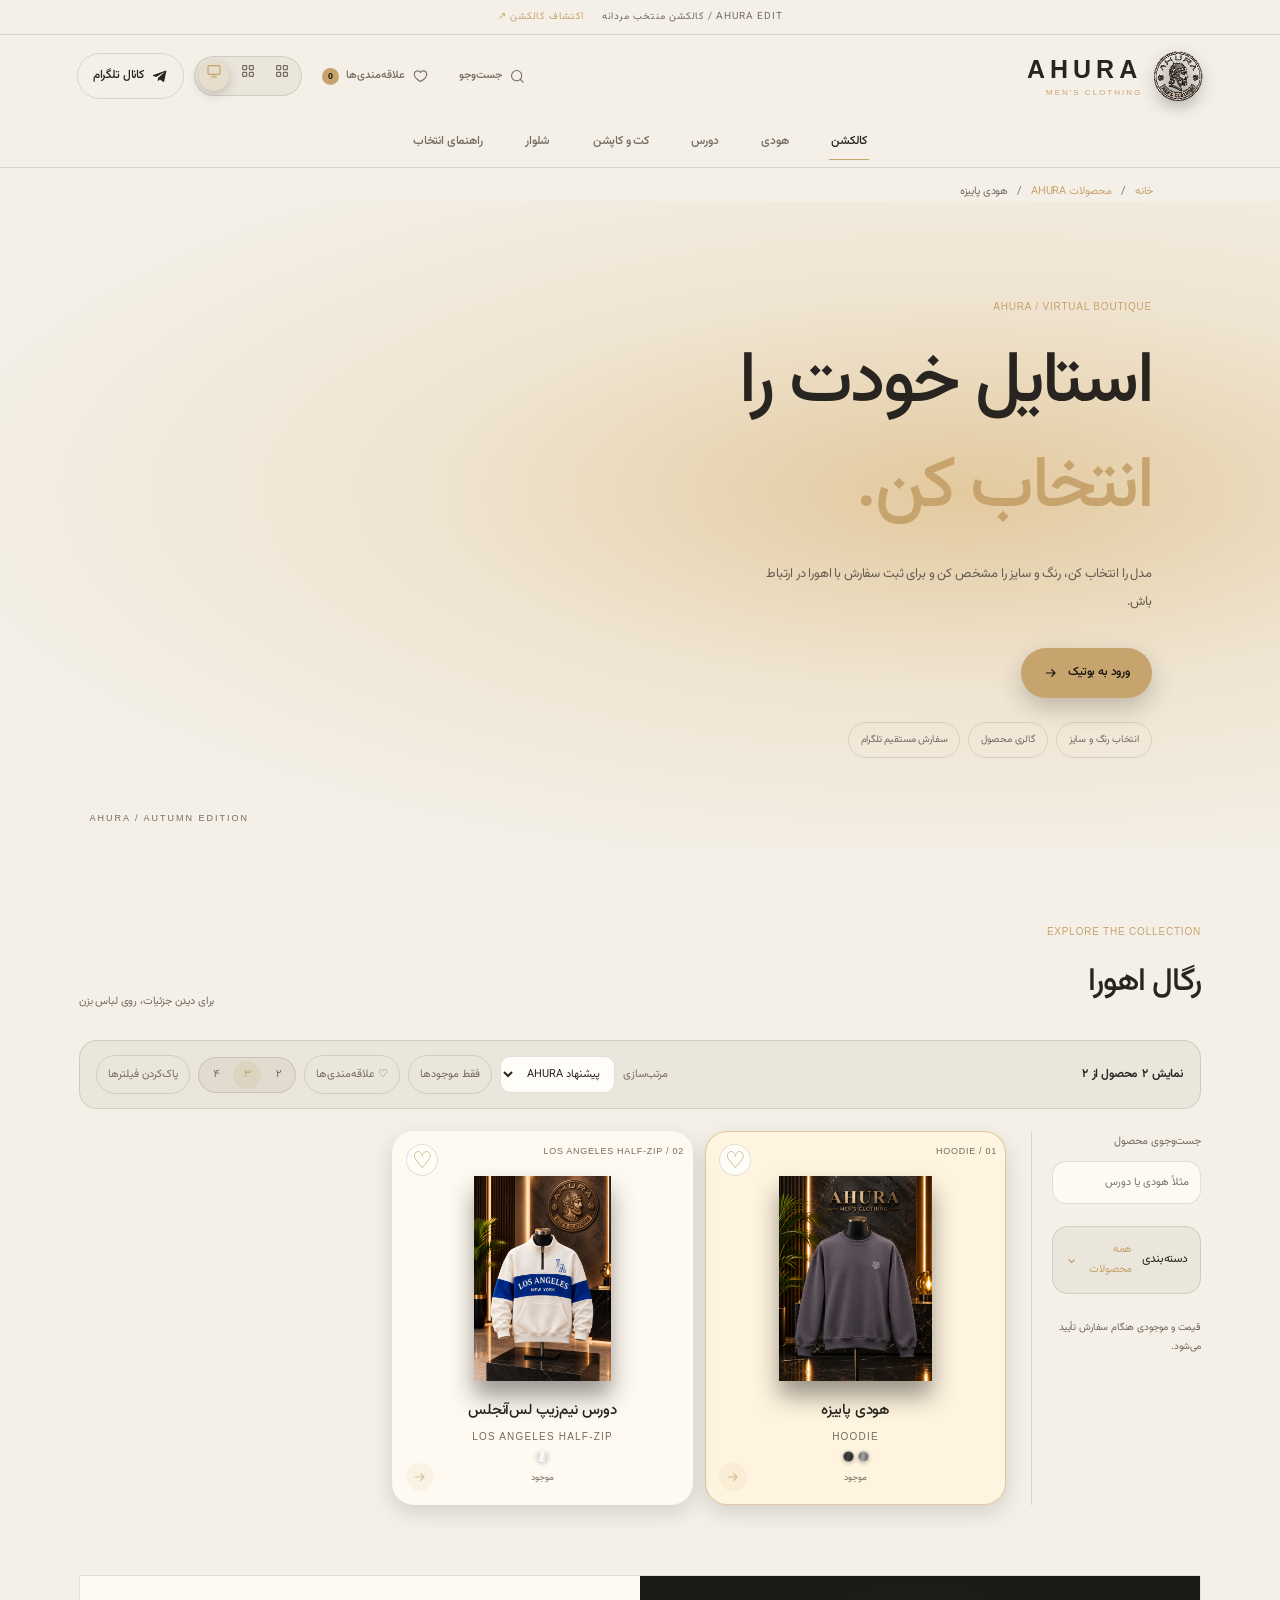
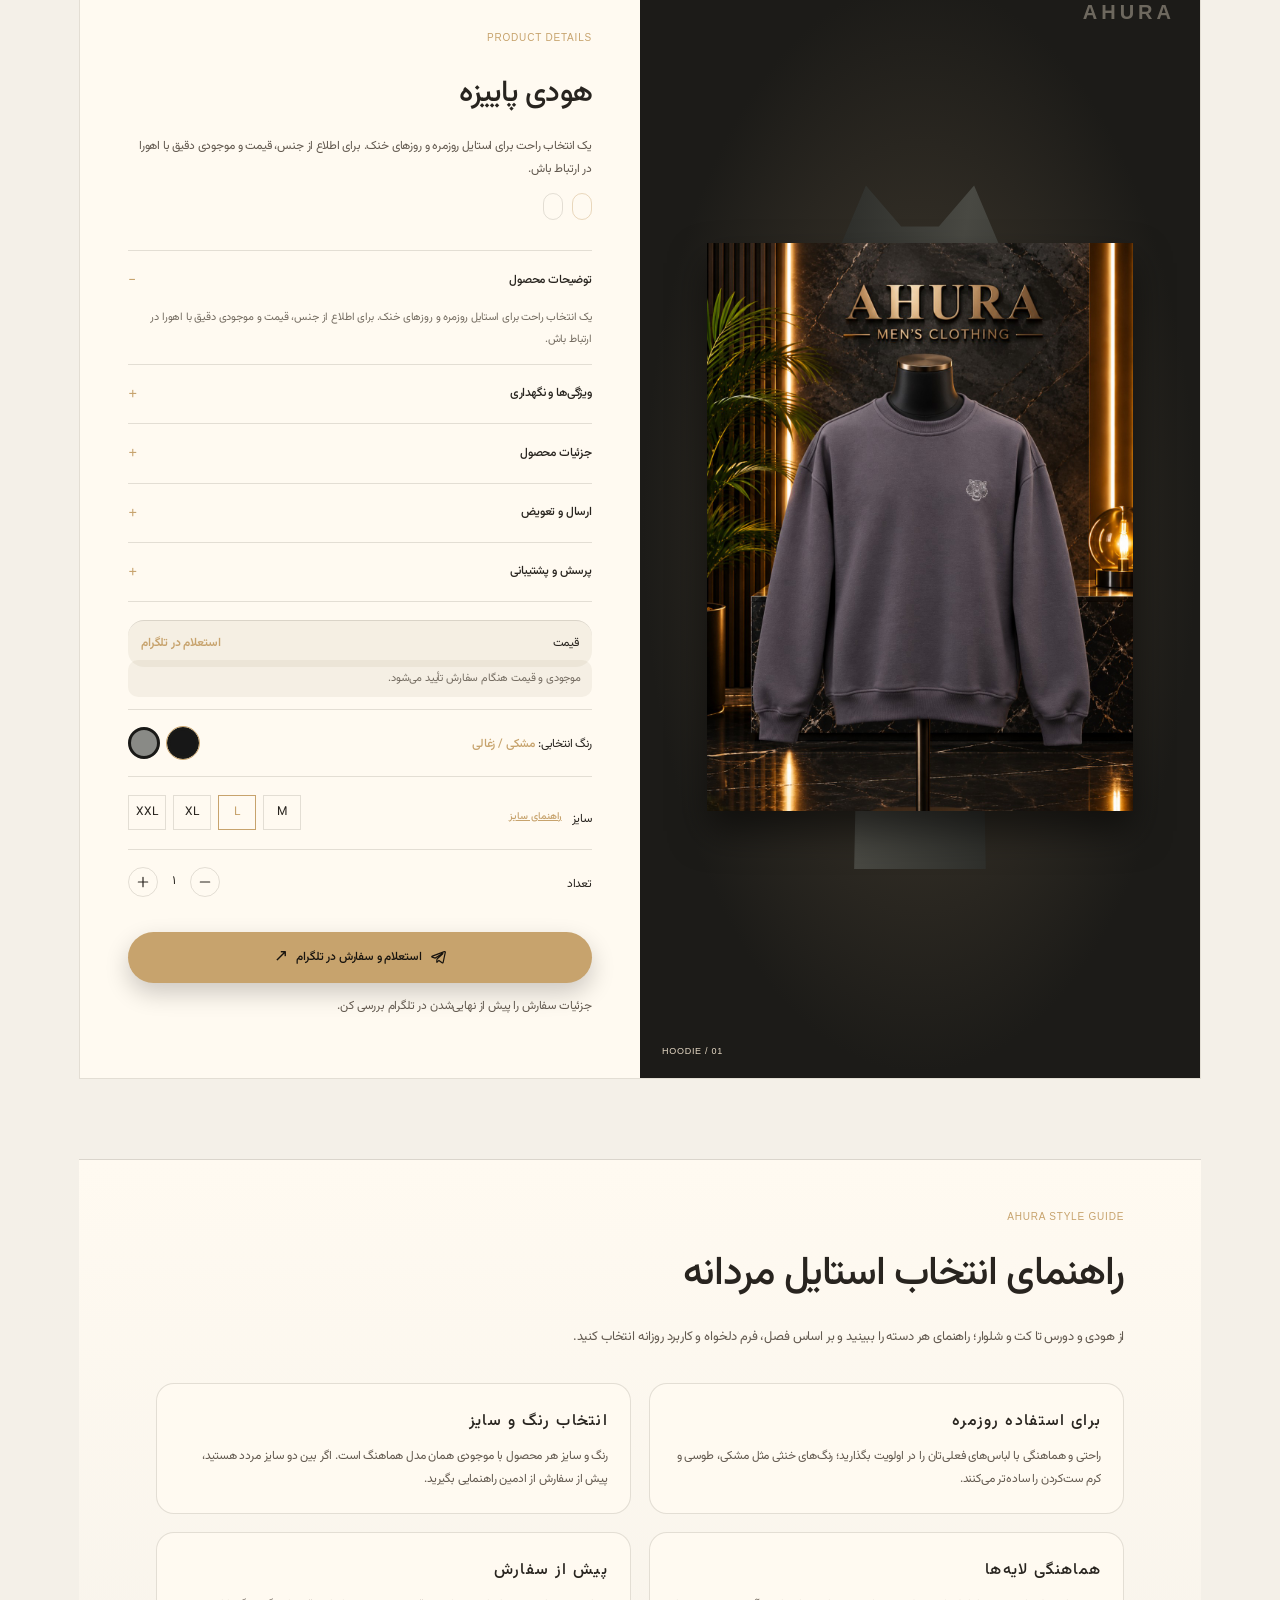
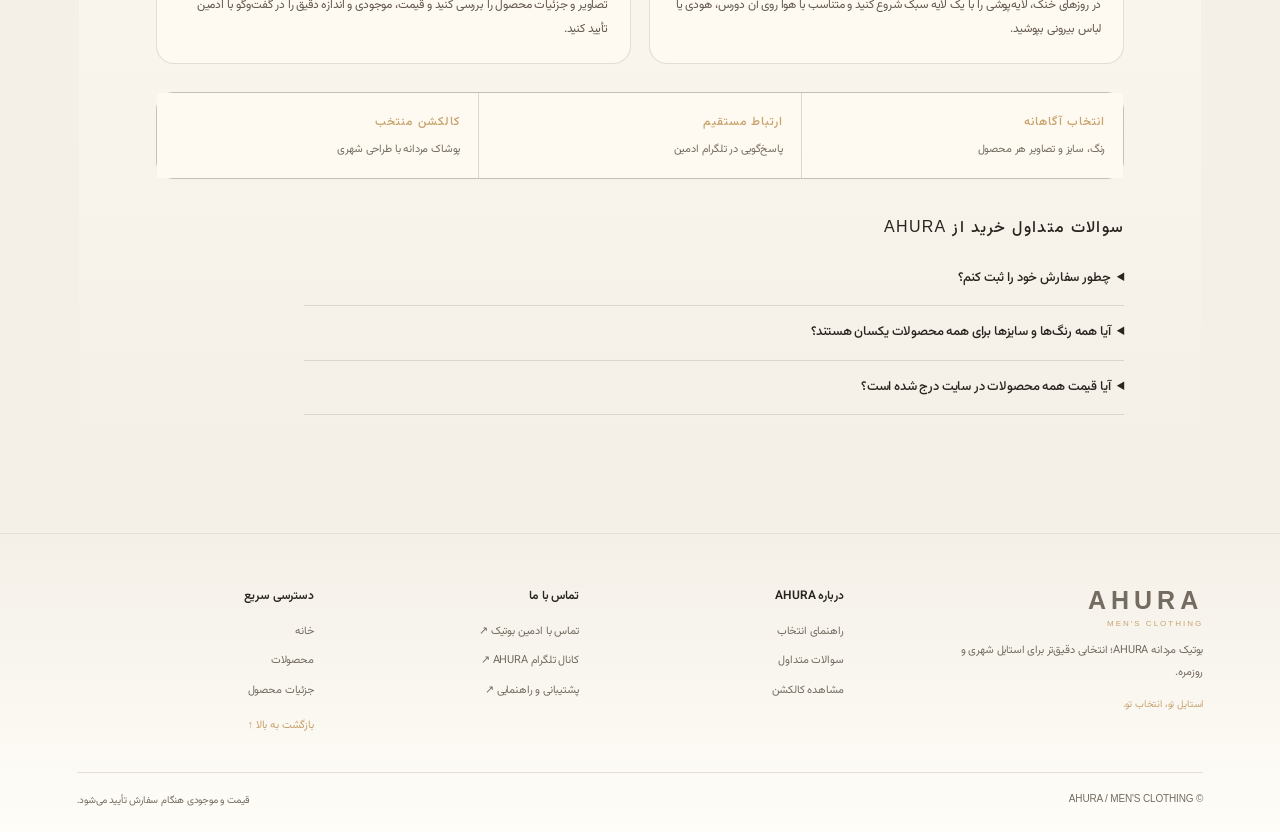
<file: product/ahura-los-angeles-half-zip-sweatshirt/index.html>
<!doctype html><html lang="fa" dir="rtl"><head><meta charset="utf-8"><meta name="viewport" content="width=device-width,initial-scale=1"><title>دورس نیم‌زیپ لس‌آنجلس مردانه | AHURA</title><meta name="description" content="دورس نیم‌زیپ مردانه AHURA با ترکیب رنگ سفید و آبی کاربنی و طراحی لس‌آنجلس؛ مناسب استایل کژوال و پاییزی. برای قیمت و موجودی پیام دهید."><meta name="robots" content="index,follow"><link rel="canonical" href="https://mjmz68.github.io/ahura-virtual-boutique/product/ahura-los-angeles-half-zip-sweatshirt/"><meta property="og:type" content="website"><meta property="og:site_name" content="AHURA"><meta property="og:title" content="دورس نیم‌زیپ لس‌آنجلس مردانه | AHURA"><meta property="og:description" content="دورس نیم‌زیپ مردانه AHURA با ترکیب رنگ سفید و آبی کاربنی و طراحی لس‌آنجلس؛ مناسب استایل کژوال و پاییزی. برای قیمت و موجودی پیام دهید."><meta property="og:image" content="https://mjmz68.github.io/ahura-virtual-boutique/assets/products/los-angeles-half-zip-LOS-ANGELES-HALF-ZIP.png"><meta name="twitter:image" content="https://mjmz68.github.io/ahura-virtual-boutique/assets/products/los-angeles-half-zip-LOS-ANGELES-HALF-ZIP.png"><meta property="og:url" content="https://mjmz68.github.io/ahura-virtual-boutique/product/ahura-los-angeles-half-zip-sweatshirt/"><meta name="twitter:card" content="summary_large_image"><script id="site-schema" type="application/ld+json">{"@context":"https://schema.org","@graph":[{"@type":"Organization","@id":"https://mjmz68.github.io/ahura-virtual-boutique/#organization","name":"AHURA","url":"https://mjmz68.github.io/ahura-virtual-boutique/","sameAs":["https://t.me/Ahura_man"]},{"@type":"WebSite","@id":"https://mjmz68.github.io/ahura-virtual-boutique/#website","name":"بوتیک مردانه AHURA","url":"https://mjmz68.github.io/ahura-virtual-boutique/","publisher":{"@id":"https://mjmz68.github.io/ahura-virtual-boutique/#organization"},"inLanguage":"fa-IR"}]}</script><script id="product-schema" type="application/ld+json">{"@context":"https://schema.org","@type":"Product","name":"دورس نیم‌زیپ لس‌آنجلس","description":"دورس نیم‌زیپ مردانه AHURA با ترکیب رنگ سفید و آبی کاربنی و طراحی لس‌آنجلس؛ مناسب استایل کژوال و پاییزی. برای قیمت و موجودی پیام دهید.","sku":"los-angeles-half-zip","brand":{"@type":"Brand","name":"AHURA"},"image":["https://mjmz68.github.io/ahura-virtual-boutique/assets/products/los-angeles-half-zip-LOS-ANGELES-HALF-ZIP.png"],"url":"https://mjmz68.github.io/ahura-virtual-boutique/product/ahura-los-angeles-half-zip-sweatshirt/"}</script><script id="breadcrumb-schema" type="application/ld+json">{"@context":"https://schema.org","@type":"BreadcrumbList","itemListElement":[{"@type":"ListItem","position":1,"name":"خانه","item":"https://mjmz68.github.io/ahura-virtual-boutique/"},{"@type":"ListItem","position":2,"name":"محصولات AHURA","item":"https://mjmz68.github.io/ahura-virtual-boutique/#shop"},{"@type":"ListItem","position":3,"name":"دورس نیم‌زیپ لس‌آنجلس","item":"https://mjmz68.github.io/ahura-virtual-boutique/product/ahura-los-angeles-half-zip-sweatshirt/"}]}</script><script id="faq-schema" type="application/ld+json">{"@context":"https://schema.org","@type":"FAQPage","mainEntity":[{"@type":"Question","name":"چطور از بوتیک AHURA سفارش بدهم؟","acceptedAnswer":{"@type":"Answer","text":"محصول را انتخاب کنید، رنگ و سایز موجود را مشخص کنید و از دکمه سفارش وارد گفت‌وگوی تلگرام ادمین بوتیک شوید."}},{"@type":"Question","name":"چطور رنگ و سایز موجود هر محصول را ببینم؟","acceptedAnswer":{"@type":"Answer","text":"در صفحه هر محصول فقط رنگ‌ها و سایزهایی نمایش داده می‌شود که برای همان محصول در پنل مدیریت ثبت شده است."}},{"@type":"Question","name":"اگر قیمت محصول در سایت درج نشده باشد چه کار کنم؟","acceptedAnswer":{"@type":"Answer","text":"از طریق دکمه سفارش در تلگرام، قیمت و موجودی نهایی همان محصول را از ادمین AHURA استعلام کنید."}}]}</script><link rel="icon" type="image/svg+xml" href="../../assets/ahura-logo.svg?v=logo1"><link rel="stylesheet" href="../../style.css?v=category15"></head><body id="top">
<div class="announcement-bar" role="note"><span>AHURA EDIT / کالکشن منتخب مردانه</span><a href="#shop">اکتشاف کالکشن ↗</a></div><header class="site-header"><button type="button" class="mobile-menu-toggle" id="mobile-menu-toggle" aria-expanded="false" aria-controls="primary-nav">منو</button><a class="logo brand-logo" href="#" aria-label="AHURA"><img src="../../assets/ahura-logo.svg?v=logo2" alt="لوگوی AHURA"><span>AHURA<small>MEN'S CLOTHING</small></span></a><div class="header-actions"><button type="button" class="header-tool header-search-toggle" id="header-search-toggle" aria-label="جست‌وجوی محصول"><svg class="ui-icon" viewBox="0 0 24 24" aria-hidden="true"><path d="m20 20-4.4-4.4M10.8 18a7.2 7.2 0 1 1 0-14.4 7.2 7.2 0 0 1 0 14.4Z"/></svg><span>جست‌وجو</span></button><button type="button" class="header-tool header-favorites-link" id="header-favorites-link" aria-label="علاقه‌مندی‌ها" aria-pressed="false"><svg class="ui-icon" viewBox="0 0 24 24" aria-hidden="true"><path d="M20.8 8.8c0 5.4-8.8 10.2-8.8 10.2S3.2 14.2 3.2 8.8A4.7 4.7 0 0 1 12 6.5a4.7 4.7 0 0 1 8.8 2.3Z"/></svg><span>علاقه‌مندی‌ها</span><b id="header-favorites-count">0</b></button><div class="theme-switcher" id="theme-switcher" role="group" aria-label="حالت نمایش"><button type="button" class="theme-choice" data-theme-choice="light" aria-label="حالت روز" title="حالت روز"><span class="theme-choice-icon"></span></button><button type="button" class="theme-choice" data-theme-choice="dark" aria-label="حالت شب" title="حالت شب"><span class="theme-choice-icon"></span></button><button type="button" class="theme-choice" data-theme-choice="system" aria-label="هماهنگ با سیستم" title="هماهنگ با سیستم"><span class="theme-choice-icon"></span></button></div><a class="tg" href="https://t.me/Ahura_man" target="_blank" rel="noopener"><svg class="ui-icon" viewBox="0 0 24 24" aria-hidden="true"><path d="m21.5 4.7-3.2 15.1c-.2 1.1-.8 1.3-1.7.8l-4.7-3.5-2.3 2.2c-.3.3-.5.5-1 .5l.4-4.8 8.7-7.9c.4-.4-.1-.6-.6-.2L6.4 13.6l-4.6-1.5c-1-.3-1-1 .2-1.5L20 4c.8-.3 1.8.2 1.5.7Z"/></svg><span>کانال تلگرام</span></a></div></header><nav class="primary-nav" id="primary-nav" aria-label="ناوبری اصلی AHURA"><a href="#shop" data-nav-filter="all" class="active">کالکشن</a><a href="#shop" data-nav-filter="hoodie">هودی</a><a href="#shop" data-nav-filter="sweat">دورس</a><a href="#shop" data-nav-filter="jacket">کت و کاپشن</a><a href="#shop" data-nav-filter="trousers">شلوار</a><a href="#guide">راهنمای انتخاب</a></nav><nav class="breadcrumbs" aria-label="مسیر صفحه"><a href="../../">خانه</a><span>/</span><a id="crumb-products" href="../../#shop">محصولات AHURA</a><span>/</span><span id="crumb-current">دورس نیم‌زیپ لس‌آنجلس</span></nav>
<section class="hero"><p>AHURA / VIRTUAL BOUTIQUE</p><h1>استایل خودت را<br><em>انتخاب کن.</em></h1><p class="sub">مدل را انتخاب کن، رنگ و سایز را مشخص کن و برای ثبت سفارش با اهورا در ارتباط باش.</p><a class="btn primary-btn" href="#shop"><span>ورود به بوتیک</span><svg class="ui-icon" viewBox="0 0 24 24" aria-hidden="true"><path d="M5 12h13m-5-5 5 5-5 5"/></svg></a><div class="hero-points" aria-label="ویژگی‌های خرید"><span>انتخاب رنگ و سایز</span><span>گالری محصول</span><span>سفارش مستقیم تلگرام</span></div></section>
<main id="shop"><div class="heading"><div><small>EXPLORE THE COLLECTION</small><h2>رگال اهورا</h2></div><span>برای دیدن جزئیات، روی لباس بزن</span></div>
<div class="catalog-toolbar" aria-label="کنترل مجموعه">
<div class="catalog-summary"><strong id="product-count">در حال بارگذاری محصولات</strong><span id="filter-summary"></span></div>
<div class="catalog-actions"><label class="sort-control">مرتب‌سازی<select id="sort-products" aria-label="مرتب‌سازی محصولات"><option value="featured">پیشنهاد AHURA</option><option value="newest">جدیدترین</option><option value="price-asc">ارزان‌ترین</option><option value="price-desc">گران‌ترین</option><option value="name">نام محصول</option></select></label><button type="button" id="availability-toggle" class="toolbar-toggle" aria-pressed="false">فقط موجودها</button><button type="button" id="favorites-toggle" class="toolbar-toggle" aria-pressed="false">♡ علاقه‌مندی‌ها</button><div class="grid-switcher" role="group" aria-label="تعداد ستون‌های نمایش"><button type="button" data-grid-choice="2" aria-label="نمایش دو ستونه">۲</button><button type="button" data-grid-choice="3" class="active" aria-label="نمایش سه ستونه">۳</button><button type="button" data-grid-choice="4" aria-label="نمایش چهار ستونه">۴</button></div><button type="button" id="clear-filters" class="clear-filters">پاک‌کردن فیلترها</button></div>
</div><div class="layout"><aside><label class="catalog-search">جست‌وجوی محصول<input id="product-search" type="search" placeholder="مثلاً هودی یا دورس" autocomplete="off"></label><details class="category-filter-group" id="category-filter-group"><summary><span>دسته‌بندی</span><span class="category-summary-value" id="selected-category-label">همه محصولات</span></summary><div class="category-filter-options"><button class="filter active" data-filter="all">همه محصولات</button><button class="filter" data-filter="hoodie">هودی</button><button class="filter" data-filter="sweat">دورس</button><button class="filter" data-filter="jacket">رویه پاییزه</button><button class="filter" data-filter="tshirt">تی‌شرت</button><button class="filter" data-filter="shirt">پیراهن</button><button class="filter" data-filter="polo">پولوشرت</button><button class="filter" data-filter="sweater">بافت</button><button class="filter" data-filter="cardigan">ژاکت بافت</button><button class="filter" data-filter="coat">پالتو</button><button class="filter" data-filter="parka">کاپشن</button><button class="filter" data-filter="suit">کت</button><button class="filter" data-filter="vest">جلیقه</button><button class="filter" data-filter="jeans">شلوار جین</button><button class="filter" data-filter="trousers">شلوار</button><button class="filter" data-filter="shorts">شلوارک</button></div></details><p class="note">قیمت و موجودی هنگام سفارش تأیید می‌شود.</p></aside>
<div class="rack" id="rack">
<a class="item selected" data-id="hoodie" href="../../product/ahura-autumn-hoodie/"><small>01 / HOODIE</small><img class="rack-photo" src="../../assets/products/hoodie-black.png" alt="هودی اهورا رنگ مشکی"><b>هودی پاییزه</b><span class="en">HOODIE</span></a>
<a class="item" data-id="sweat" href="../../product/ahura-los-angeles-half-zip-sweatshirt/"><small>02 / LOS ANGELES HALF-ZIP</small><img class="rack-photo" src="../../assets/products/los-angeles-half-zip-LOS-ANGELES-HALF-ZIP.png" alt="دورس نیم‌زیپ لس‌آنجلس رنگ سفید و آبی کاربنی"><b>دورس نیم‌زیپ لس‌آنجلس</b><span class="en">LOS ANGELES HALF-ZIP</span></a>
<button class="item" data-id="jacket"><small>03 / OUTERWEAR</small><span class="garment jacket olive"></span><b>رویه پاییزه</b><span class="en">OUTERWEAR</span></button>
</div></div>
<section class="details" id="details"><div class="visual"><span class="watermark">AHURA</span><img id="big" class="product-photo" src="../../assets/products/los-angeles-half-zip-LOS-ANGELES-HALF-ZIP.png" alt="دورس نیم‌زیپ مردانه سفید و آبی لس‌آنجلس AHURA"><div id="gallery" class="gallery" aria-label="گالری تصاویر محصول"></div><small id="visual-label">HOODIE / 01</small></div><div class="info"><small>PRODUCT DETAILS</small><h2 id="name">دورس نیم‌زیپ لس‌آنجلس</h2><p id="desc" class="product-lead">یک انتخاب راحت برای استایل روزمره و روزهای خنک. برای اطلاع از جنس، قیمت و موجودی دقیق با اهورا در ارتباط باش.</p><div id="product-meta" class="product-meta" hidden><span id="product-rating"></span><span id="product-code"></span></div><div id="product-highlights" class="product-highlights" hidden aria-label="ویژگی‌های برجسته محصول"></div><div class="product-accordions" id="product-accordions"><details open><summary>توضیحات محصول</summary><p id="detail-description">توضیحات محصول</p></details><details><summary>ویژگی‌ها و نگهداری</summary><p id="detail-features">جنس، ویژگی و راهنمای نگهداری محصول هنگام سفارش تأیید می‌شود.</p></details><details><summary>جزئیات محصول</summary><p id="detail-specs">جنس و فرم لباس هنگام سفارش تأیید می‌شود.</p></details><details><summary>ارسال و تعویض</summary><p id="detail-shipping">پس از انتخاب رنگ و سایز، مشخصات سفارش برای ادمین AHURA در تلگرام ارسال می‌شود.</p></details><details><summary>پرسش و پشتیبانی</summary><p>برای پرسش درباره این محصول، اندازه‌گیری یا موجودی، <a class="inline-support" href="https://t.me/mjmz368" target="_blank" rel="noopener">با ادمین AHURA در تلگرام تماس بگیرید ↗</a></p></details></div><div class="price"><span>قیمت</span><b id="price-value">استعلام در تلگرام</b></div><div id="stock-status" class="stock-status pending" role="status">موجودی و قیمت هنگام سفارش تأیید می‌شود.</div><div class="row"><label>رنگ انتخابی: <b id="colorname">مشکی</b></label><div id="swatches" class="swatches"></div></div><div class="row size-row"><div class="size-label"><label>سایز</label><button type="button" id="size-guide-trigger" class="size-guide-trigger">راهنمای سایز</button></div><div id="sizes"></div></div><div class="row"><label>تعداد</label><div class="qty"><button id="minus" aria-label="کاهش تعداد"><svg class="ui-icon" viewBox="0 0 24 24" aria-hidden="true"><path d="M5 12h14"/></svg></button><span id="qty">1</span><button id="plus" aria-label="افزایش تعداد"><svg class="ui-icon" viewBox="0 0 24 24" aria-hidden="true"><path d="M12 5v14M5 12h14"/></svg></button></div></div><dialog id="size-guide" class="size-guide-dialog" aria-labelledby="size-guide-title"><div class="size-guide-card"><button type="button" id="size-guide-close" class="dialog-close" aria-label="بستن راهنمای سایز">×</button><small class="section-kicker">AHURA FIT GUIDE</small><h3 id="size-guide-title">راهنمای انتخاب سایز</h3><p>این جدول راهنمای عمومی است. برای اطمینان از فیت نهایی، اندازه‌های لباس و فرم محصول را از ادمین AHURA بپرسید.</p><div class="size-table-wrap"><table><thead><tr><th>سایز</th><th>دور سینه تقریبی</th><th>قد لباس تقریبی</th></tr></thead><tbody><tr><td>S</td><td>۹۰–۹۶</td><td>۶۷–۶۹</td></tr><tr><td>M</td><td>۹۶–۱۰۲</td><td>۶۹–۷۱</td></tr><tr><td>L</td><td>۱۰۲–۱۰۸</td><td>۷۱–۷۳</td></tr><tr><td>XL</td><td>۱۰۸–۱۱۴</td><td>۷۳–۷۵</td></tr><tr><td>XXL</td><td>۱۱۴–۱۲۲</td><td>۷۵–۷۷</td></tr></tbody></table></div><p class="size-note">واحد اندازه‌گیری: سانتی‌متر</p></div></dialog><a class="btn order" id="order" href="https://t.me/mjmz368" target="_blank" rel="noopener"><svg class="ui-icon" viewBox="0 0 24 24" aria-hidden="true"><path d="m21.5 4.7-3.2 15.1c-.2 1.1-.8 1.3-1.7.8l-4.7-3.5-2.3 2.2c-.3.3-.5.5-1 .5l.4-4.8 8.7-7.9c.4-.4-.1-.6-.6-.2L6.4 13.6l-4.6-1.5c-1-.3-1-1 .2-1.5L20 4c.8-.3 1.8.2 1.5.7Z"/></svg><span>استعلام و سفارش در تلگرام</span><span class="order-arrow">↗</span></a><p class="note">جزئیات سفارش را پیش از نهایی‌شدن در تلگرام بررسی کن.</p></div></section><section class="seo-guide" id="guide" aria-labelledby="guide-title"><div class="section-kicker">AHURA STYLE GUIDE</div><h2 id="guide-title">راهنمای انتخاب پوشاک مردانه برای استایل روزمره</h2><p class="lead" id="guide-lead">در AHURA تلاش می‌کنیم انتخاب لباس مردانه فقط به دیدن یک عکس محدود نباشد. هر محصول با اطلاعات رنگ، سایز، تصویر و امکان گفت‌وگوی مستقیم ارائه می‌شود تا قبل از سفارش، انتخابی دقیق‌تر و مطمئن‌تر داشته باشید.</p><div class="seo-grid"><article><h3 id="guide-card-1-title">هودی و دورس مردانه برای فصل‌های خنک</h3><p id="guide-card-1-text">هودی مردانه و دورس نیم‌زیپ از انتخاب‌های کاربردی برای پاییز و زمستان هستند؛ چون راحتی، گرما و ظاهر شهری را کنار هم قرار می‌دهند. مدل‌های ساده برای استفاده روزمره مناسب‌اند و مدل‌های چاپ‌دار یا ترکیبی، استایل را شاخص‌تر می‌کنند.</p></article><article><h3 id="guide-card-2-title">چطور رنگ و سایز مناسب را انتخاب کنیم؟</h3><p id="guide-card-2-text">رنگ‌های مشکی، طوسی، کرم، سرمه‌ای و زیتونی به‌راحتی با شلوار جین، اسلش و کتانی ست می‌شوند. هنگام انتخاب سایز، فرم لباس و اندازه شانه را در نظر بگیرید و اگر بین دو سایز مردد هستید، پیش از سفارش از ادمین AHURA راهنمایی بگیرید.</p></article><article><h3 id="guide-card-3-title">استایل نیمه‌رسمی و کژوال مردانه</h3><p id="guide-card-3-text">دورس نیم‌زیپ برای استایل اسمارت‌کژوال و روزمره انتخابی انعطاف‌پذیر است. آن را با شلوار جین تیره و بوت برای ظاهر پاییزی، یا با شلوار اسلش و کتانی برای استایل اسپرت شهری ترکیب کنید.</p></article><article><h3 id="guide-card-4-title">قبل از ثبت سفارش چه چیزهایی را بررسی کنیم؟</h3><p id="guide-card-4-text">صفحه محصول را باز کنید، تصاویر و گالری را ببینید، رنگ و سایز موجود را انتخاب کنید و سپس از طریق تلگرام قیمت و موجودی نهایی را تأیید کنید. اطلاعات هر محصول متناسب با موجودی همان محصول نمایش داده می‌شود.</p></article></div><div class="trust-strip" aria-label="اطلاعات خرید AHURA"><div><b>انتخاب آگاهانه</b><span>رنگ، سایز و تصاویر هر محصول</span></div><div><b>ارتباط مستقیم</b><span>پاسخ‌گویی در تلگرام ادمین</span></div><div><b>کالکشن منتخب</b><span>پوشاک مردانه با طراحی شهری</span></div></div><div class="faq" id="faq"><h3>سوالات متداول خرید از AHURA</h3><details><summary>چطور سفارش خود را ثبت کنم؟</summary><p>محصول، رنگ و سایز را انتخاب کنید و روی «استعلام و سفارش در تلگرام» بزنید تا جزئیات برای ادمین بوتیک ارسال شود.</p></details><details><summary>آیا همه رنگ‌ها و سایزها برای همه محصولات یکسان هستند؟</summary><p>خیر. در سایت فقط گزینه‌هایی نمایش داده می‌شوند که برای همان محصول در پنل مدیریت ثبت شده‌اند.</p></details><details><summary>آیا قیمت همه محصولات در سایت درج شده است؟</summary><p>قیمت در صورت ثبت توسط ادمین نمایش داده می‌شود؛ در غیر این صورت می‌توانید قیمت و موجودی را در تلگرام استعلام کنید.</p></details></div></section></main><button type="button" id="back-to-top" class="back-to-top" aria-label="بازگشت به بالای صفحه" title="بازگشت به بالا">↑</button>
<footer class="site-footer" id="about"><div class="footer-brand" id="footer-about"><a class="logo" href="#top">AHURA<small>MEN'S CLOTHING</small></a><p>بوتیک مردانه AHURA؛ انتخابی دقیق‌تر برای استایل شهری و روزمره.</p><span>استایل تو، انتخاب تو.</span></div><div class="footer-column"><b>درباره AHURA</b><a href="#guide">راهنمای انتخاب</a><a href="#faq">سوالات متداول</a><a href="#shop">مشاهده کالکشن</a></div><div class="footer-column" id="contact"><b>تماس با ما</b><a href="https://t.me/mjmz368" target="_blank" rel="noopener">تماس با ادمین بوتیک ↗</a><a href="https://t.me/Ahura_man" target="_blank" rel="noopener">کانال تلگرام AHURA ↗</a><a href="https://t.me/mjmz368?text=%D8%B3%D9%84%D8%A7%D9%85%D8%8C%20%D8%A8%D8%B1%D8%A7%DB%8C%20%D8%B1%D8%A7%D9%87%D9%86%D9%85%D8%A7%DB%8C%DB%8C%20%D8%AF%D8%B1%D8%A8%D8%A7%D8%B1%D9%87%20%D8%A8%D9%88%D8%AA%DB%8C%DA%A9%20AHURA%20%D9%BE%DB%8C%D8%A7%D9%85%20%D9%85%DB%8C%E2%8C%81%D8%B1%D8%B3%D8%AA%D9%85" target="_blank" rel="noopener">پشتیبانی و راهنمایی ↗</a></div><div class="footer-column"><b>دسترسی سریع</b><a href="#top">خانه</a><a href="#shop">محصولات</a><a href="#details">جزئیات محصول</a><a class="footer-top-link" href="#top">بازگشت به بالا ↑</a></div><div class="footer-bottom"><span>© AHURA / MEN'S CLOTHING</span><span>قیمت و موجودی هنگام سفارش تأیید می‌شود.</span></div></footer><script src="../../app-runtime-v13.js?v=styleguide13"></script><script src="../../app-admin.js"></script></body></html>
</file>
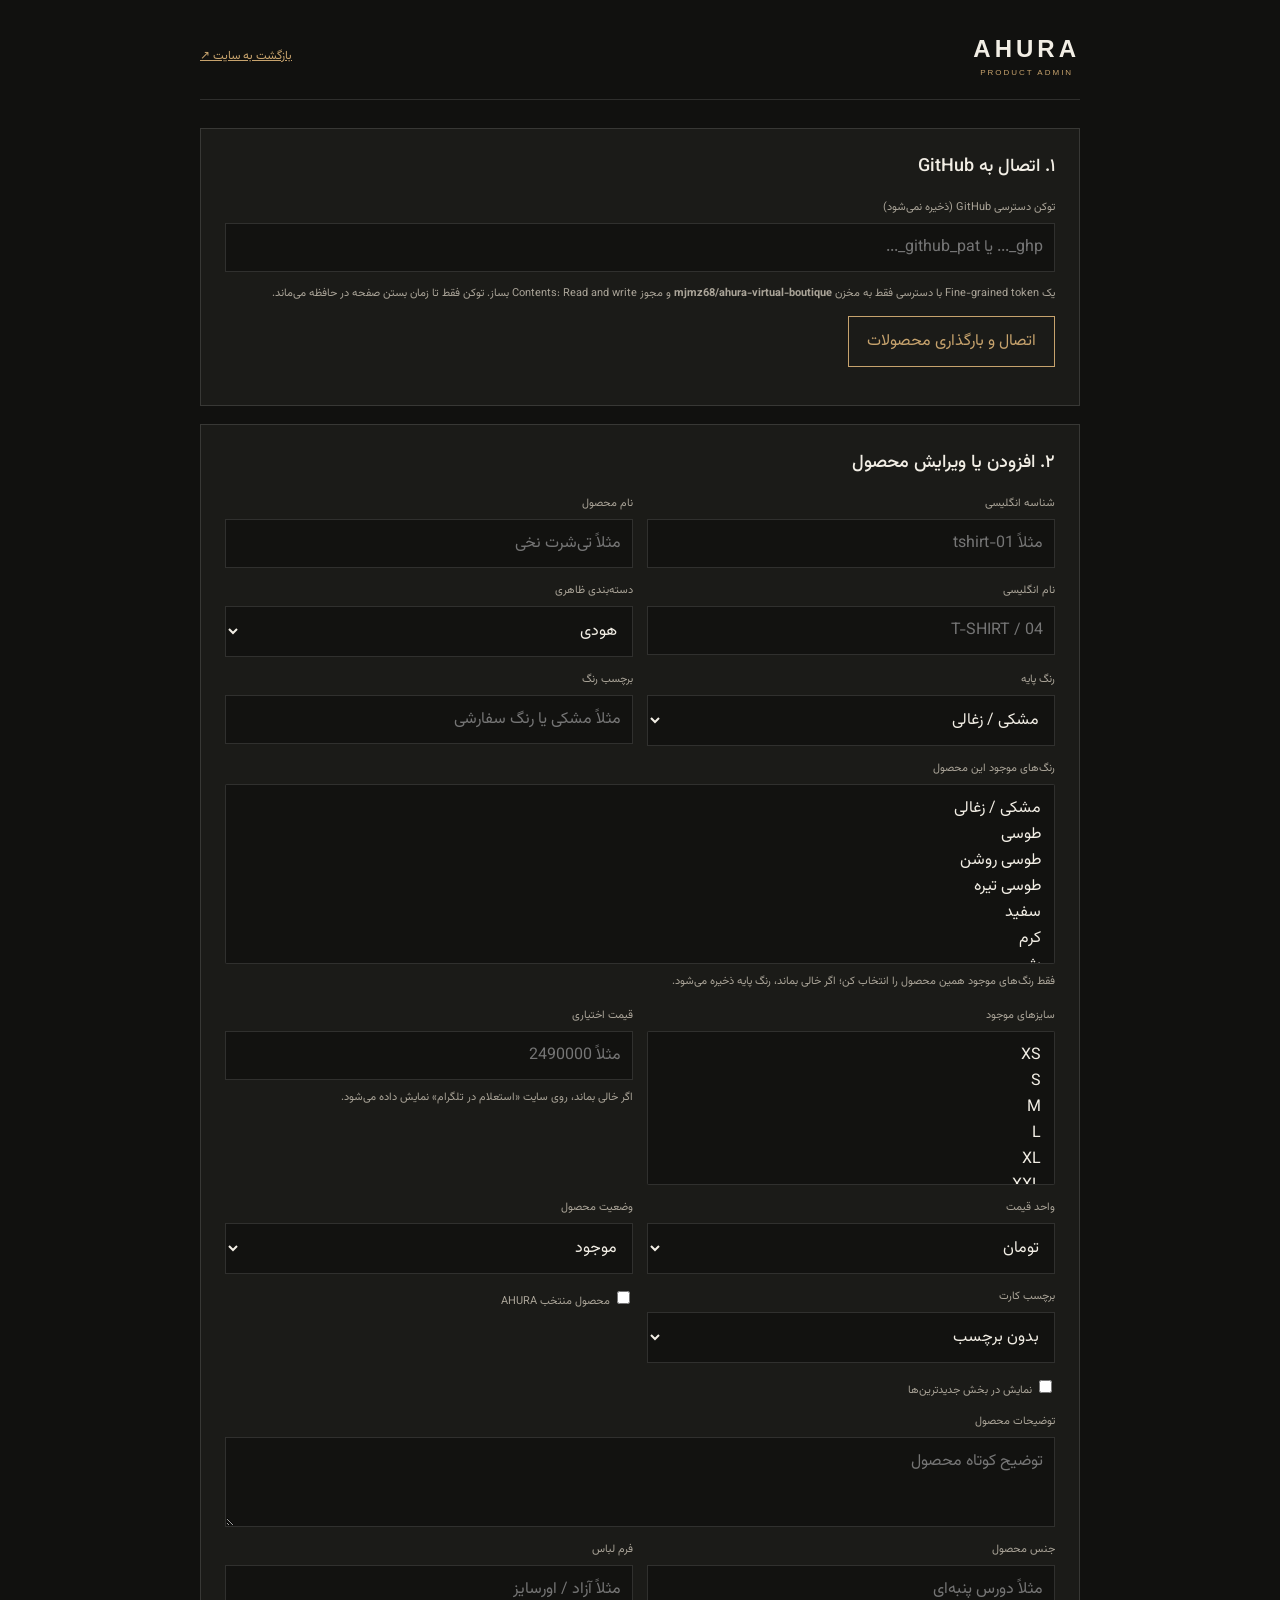
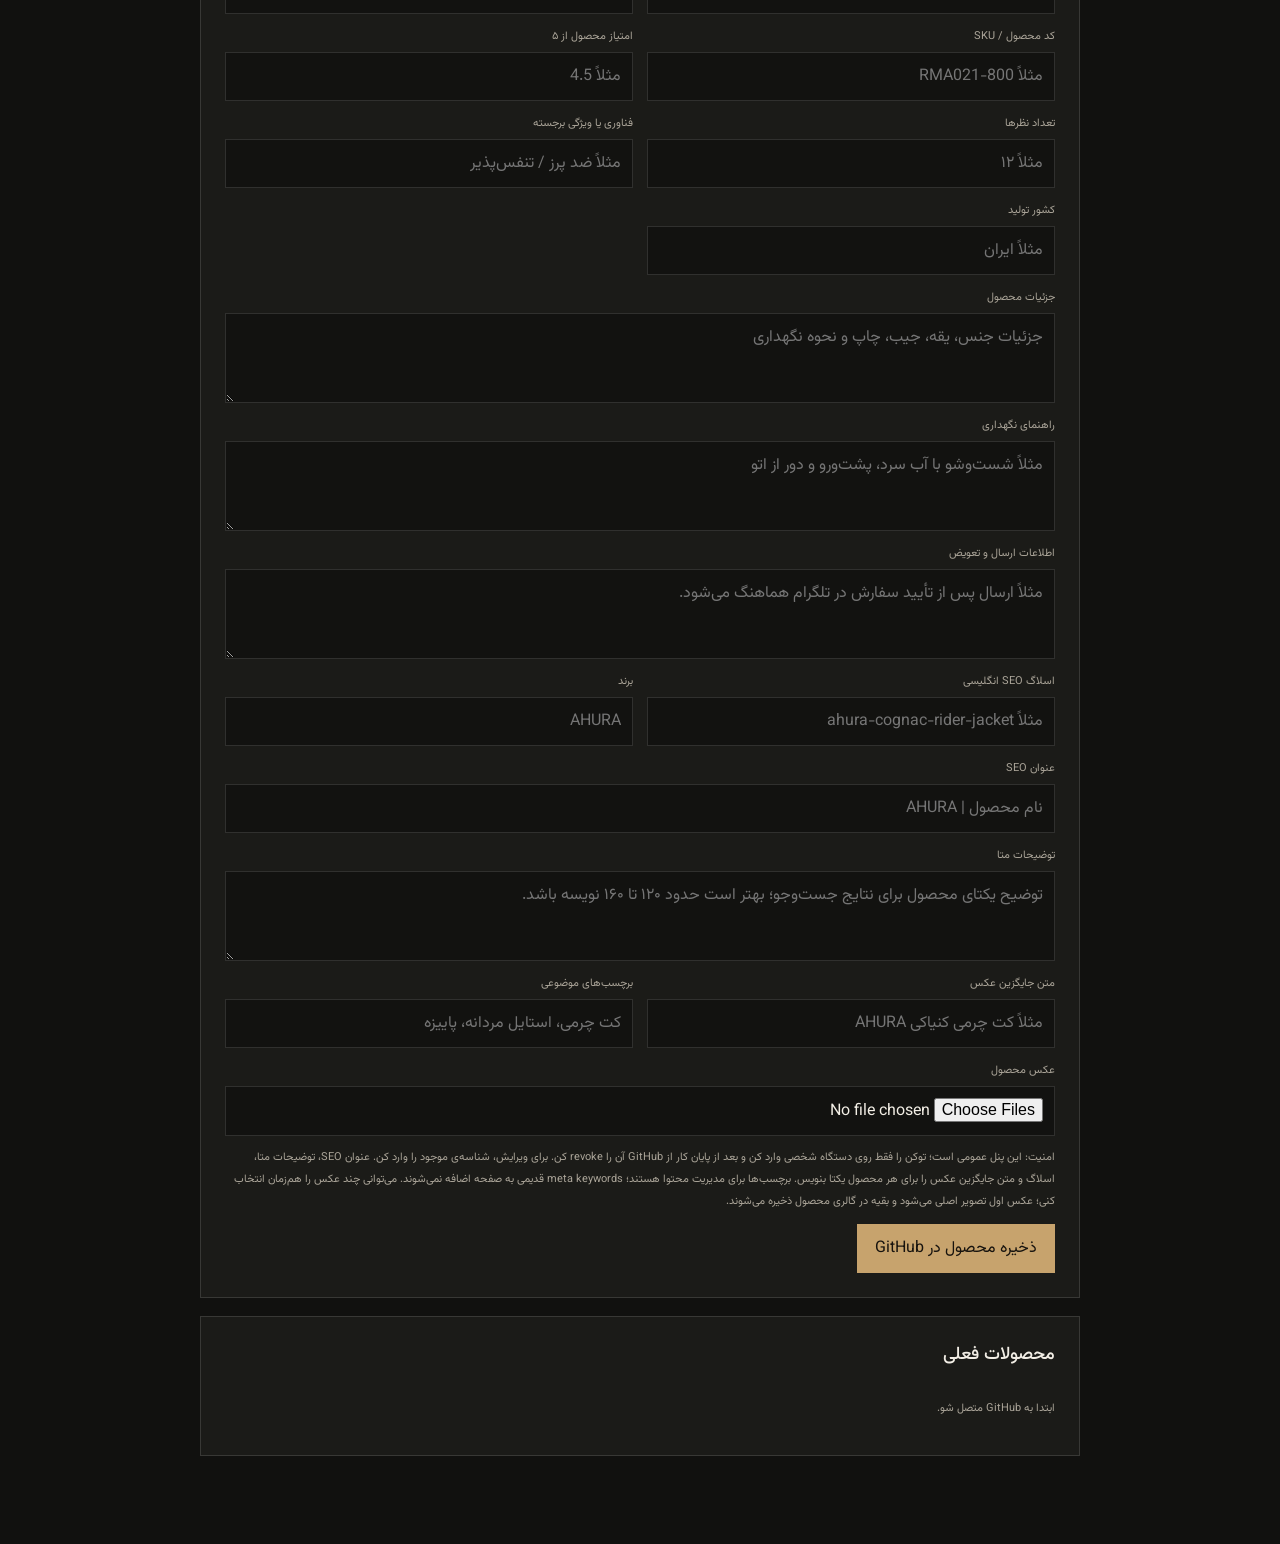
<file: admin.html>
<!doctype html><html lang="fa" dir="rtl"><head><meta charset="utf-8"><meta name="viewport" content="width=device-width,initial-scale=1"><meta name="robots" content="noindex,nofollow,noarchive"><title>مدیریت محصولات AHURA</title><style>@import url('https://fonts.googleapis.com/css2?family=Vazirmatn:wght@300;400;500;600;700&display=swap');:root{--bg:#11110f;--panel:#1b1b18;--gold:#c7a36d;--text:#f2eee5;--muted:#aaa498;--line:#ffffff20}*{box-sizing:border-box}body{margin:0;background:var(--bg);color:var(--text);font-family:Vazirmatn,Tahoma,sans-serif}main{max-width:920px;margin:auto;padding:35px 20px 70px}.top{display:flex;justify-content:space-between;align-items:center;border-bottom:1px solid var(--line);padding-bottom:22px;margin-bottom:28px}.logo{font:700 24px Arial;letter-spacing:4px}.logo small{display:block;font:8px Arial;letter-spacing:2px;color:var(--gold);text-align:center;margin-top:5px}.back{color:var(--gold);font-size:12px}.card{background:var(--panel);border:1px solid var(--line);padding:24px;margin:18px 0}.card h2{font-size:18px;font-weight:500;margin:0 0 18px}.grid{display:grid;grid-template-columns:1fr 1fr;gap:14px}.field{display:flex;flex-direction:column;gap:7px}.field.full{grid-column:1/-1}label{font-size:11px;color:var(--muted)}input,textarea,select{font:inherit;color:var(--text);background:#121210;border:1px solid var(--line);padding:11px}textarea{min-height:90px;resize:vertical}.btn{border:0;background:var(--gold);color:#17130e;padding:12px 18px;font:inherit;cursor:pointer}.btn.secondary{background:transparent;color:var(--gold);border:1px solid var(--gold)}.hint,.status{font-size:11px;color:var(--muted);line-height:2}.status{margin-top:14px;color:var(--gold)}.products{display:grid;gap:8px}.product{display:flex;justify-content:space-between;align-items:center;border-bottom:1px solid var(--line);padding:12px 0;font-size:12px}.product small{display:block;color:var(--muted);margin-top:4px}.actions{display:flex;align-items:center;gap:12px}.danger{color:#d58b7d;background:none;border:0;cursor:pointer}.danger.delete{color:#c97868}@media(max-width:650px){.grid{grid-template-columns:1fr}.field.full{grid-column:auto}.top{align-items:flex-start;gap:16px;flex-direction:column}}</style></head><body><main><div class="top"><div class="logo">AHURA<small>PRODUCT ADMIN</small></div><a class="back" href="./">بازگشت به سایت ↗</a></div><section class="card"><h2>۱. اتصال به GitHub</h2><div class="field"><label>توکن دسترسی GitHub (ذخیره نمی‌شود)</label><input id="token" type="password" autocomplete="off" placeholder="ghp_... یا github_pat_..."></div><p class="hint">یک Fine-grained token با دسترسی فقط به مخزن <b>mjmz68/ahura-virtual-boutique</b> و مجوز Contents: Read and write بساز. توکن فقط تا زمان بستن صفحه در حافظه می‌ماند.</p><button class="btn secondary" id="connect">اتصال و بارگذاری محصولات</button><div class="status" id="status"></div></section><section class="card"><h2>۲. افزودن یا ویرایش محصول</h2><div class="grid"><div class="field"><label>شناسه انگلیسی</label><input id="id" placeholder="مثلاً tshirt-01"></div><div class="field"><label>نام محصول</label><input id="name" placeholder="مثلاً تی‌شرت نخی"></div><div class="field"><label>نام انگلیسی</label><input id="en" placeholder="T-SHIRT / 04"></div><div class="field"><label>دسته‌بندی ظاهری</label><select id="shape"><option value="hoodie">هودی</option><option value="sweat">دورس</option><option value="jacket">رویه پاییزه</option><option value="tshirt">تی‌شرت</option><option value="shirt">پیراهن</option><option value="polo">پولوشرت</option><option value="sweater">بافت</option><option value="cardigan">ژاکت بافت</option><option value="coat">پالتو</option><option value="parka">کاپشن</option><option value="suit">کت</option><option value="vest">جلیقه</option><option value="jeans">شلوار جین</option><option value="trousers">شلوار</option><option value="shorts">شلوارک</option></select></div><div class="field"><label>رنگ پایه</label><select id="color"><option value="charcoal">مشکی / زغالی</option><option value="gray">طوسی</option><option value="light-gray">طوسی روشن</option><option value="dark-gray">طوسی تیره</option><option value="white">سفید</option><option value="cream">کرم</option><option value="beige">بژ</option><option value="stone">سنگی</option><option value="brown">قهوه‌ای</option><option value="camel">شتری</option><option value="cognac">کنیاکی</option><option value="rust">آجری</option><option value="orange">نارنجی</option><option value="red">قرمز</option><option value="burgundy">زرشکی</option><option value="pink">صورتی</option><option value="purple">بنفش</option><option value="navy">سرمه‌ای</option><option value="blue">آبی</option><option value="sky">آبی آسمانی</option><option value="green">سبز</option><option value="olive">زیتونی</option><option value="khaki">خاکی</option><option value="mustard">خردلی</option></select></div><div class="field"><label>برچسب رنگ</label><input id="label" list="color-labels" placeholder="مثلاً مشکی یا رنگ سفارشی"><datalist id="color-labels"><option value="مشکی / زغالی">مشکی / زغالی</option><option value="طوسی">طوسی</option><option value="طوسی روشن">طوسی روشن</option><option value="طوسی تیره">طوسی تیره</option><option value="سفید">سفید</option><option value="کرم">کرم</option><option value="بژ">بژ</option><option value="سنگی">سنگی</option><option value="قهوه‌ای">قهوه‌ای</option><option value="شتری">شتری</option><option value="کنیاکی">کنیاکی</option><option value="آجری">آجری</option><option value="نارنجی">نارنجی</option><option value="قرمز">قرمز</option><option value="زرشکی">زرشکی</option><option value="صورتی">صورتی</option><option value="بنفش">بنفش</option><option value="سرمه‌ای">سرمه‌ای</option><option value="آبی">آبی</option><option value="آبی آسمانی">آبی آسمانی</option><option value="سبز">سبز</option><option value="زیتونی">زیتونی</option><option value="خاکی">خاکی</option><option value="خردلی">خردلی</option></datalist></div><div class="field full"><label>رنگ‌های موجود این محصول</label><select id="availableColors" multiple size="6"><option value="charcoal">مشکی / زغالی</option><option value="gray">طوسی</option><option value="light-gray">طوسی روشن</option><option value="dark-gray">طوسی تیره</option><option value="white">سفید</option><option value="cream">کرم</option><option value="beige">بژ</option><option value="stone">سنگی</option><option value="brown">قهوه‌ای</option><option value="camel">شتری</option><option value="cognac">کنیاکی</option><option value="rust">آجری</option><option value="orange">نارنجی</option><option value="red">قرمز</option><option value="burgundy">زرشکی</option><option value="pink">صورتی</option><option value="purple">بنفش</option><option value="navy">سرمه‌ای</option><option value="blue">آبی</option><option value="sky">آبی آسمانی</option><option value="green">سبز</option><option value="olive">زیتونی</option><option value="khaki">خاکی</option><option value="mustard">خردلی</option></select><small class="hint">فقط رنگ‌های موجود همین محصول را انتخاب کن؛ اگر خالی بماند، رنگ پایه ذخیره می‌شود.</small></div><div class="field"><label>سایزهای موجود</label><select id="availableSizes" multiple size="5"><option value="XS">XS</option><option value="S">S</option><option value="M">M</option><option value="L">L</option><option value="XL">XL</option><option value="XXL">XXL</option><option value="3XL">3XL</option><option value="4XL">4XL</option><option value="Free">فری‌سایز</option></select></div><div class="field"><label>قیمت اختیاری</label><input id="price" type="number" min="0" step="1000" placeholder="مثلاً 2490000"><small class="hint">اگر خالی بماند، روی سایت «استعلام در تلگرام» نمایش داده می‌شود.</small></div><div class="field"><label>واحد قیمت</label><select id="priceUnit"><option value="تومان">تومان</option><option value="ریال">ریال</option></select></div><div class="field"><label>وضعیت محصول</label><select id="availability"><option value="InStock">موجود</option><option value="OutOfStock">ناموجود</option></select></div><div class="field"><label>برچسب کارت</label><select id="badge"><option value="">بدون برچسب</option><option value="new">جدید</option><option value="bestseller">پرفروش</option><option value="limited">موجودی محدود</option></select></div><div class="field"><label class="check-field"><input id="featured" type="checkbox"> محصول منتخب AHURA</label></div><div class="field"><label class="check-field"><input id="isNew" type="checkbox"> نمایش در بخش جدیدترین‌ها</label></div><div class="field full"><label>توضیحات محصول</label><textarea id="desc" placeholder="توضیح کوتاه محصول"></textarea></div><div class="field"><label>جنس محصول</label><input id="material" placeholder="مثلاً دورس پنبه‌ای"></div><div class="field"><label>فرم لباس</label><input id="fit" placeholder="مثلاً آزاد / اورسایز"></div><div class="field"><label>کد محصول / SKU</label><input id="productCode" placeholder="مثلاً RMA021-800"></div><div class="field"><label>امتیاز محصول از ۵</label><input id="rating" type="number" min="0" max="5" step="0.1" placeholder="مثلاً 4.5"></div><div class="field"><label>تعداد نظرها</label><input id="ratingCount" type="number" min="0" step="1" placeholder="مثلاً ۱۲"></div><div class="field"><label>فناوری یا ویژگی برجسته</label><input id="technology" placeholder="مثلاً ضد پرز / تنفس‌پذیر"></div><div class="field"><label>کشور تولید</label><input id="origin" placeholder="مثلاً ایران"></div><div class="field full"><label>جزئیات محصول</label><textarea id="details" placeholder="جزئیات جنس، یقه، جیب، چاپ و نحوه نگهداری"></textarea></div><div class="field full"><label>راهنمای نگهداری</label><textarea id="care" placeholder="مثلاً شست‌وشو با آب سرد، پشت‌ورو و دور از اتو"></textarea></div><div class="field full"><label>اطلاعات ارسال و تعویض</label><textarea id="shipping" placeholder="مثلاً ارسال پس از تأیید سفارش در تلگرام هماهنگ می‌شود."></textarea></div><div class="field"><label>اسلاگ SEO انگلیسی</label><input id="slug" placeholder="مثلاً ahura-cognac-rider-jacket"></div><div class="field"><label>برند</label><input id="brand" placeholder="AHURA"></div><div class="field full"><label>عنوان SEO</label><input id="seoTitle" maxlength="70" placeholder="نام محصول | AHURA"></div><div class="field full"><label>توضیحات متا</label><textarea id="metaDescription" maxlength="160" placeholder="توضیح یکتای محصول برای نتایج جست‌وجو؛ بهتر است حدود ۱۲۰ تا ۱۶۰ نویسه باشد."></textarea></div><div class="field"><label>متن جایگزین عکس</label><input id="imageAlt" placeholder="مثلاً کت چرمی کنیاکی AHURA"></div><div class="field"><label>برچسب‌های موضوعی</label><input id="tags" placeholder="کت چرمی، استایل مردانه، پاییزه"></div><div class="field full"><label>عکس محصول</label><input id="image" type="file" accept="image/png,image/jpeg,image/webp" multiple></div></div><p class="hint">امنیت: این پنل عمومی است؛ توکن را فقط روی دستگاه شخصی وارد کن و بعد از پایان کار از GitHub آن را revoke کن. برای ویرایش، شناسه‌ی موجود را وارد کن. عنوان SEO، توضیحات متا، اسلاگ و متن جایگزین عکس را برای هر محصول یکتا بنویس. برچسب‌ها برای مدیریت محتوا هستند؛ meta keywords قدیمی به صفحه اضافه نمی‌شوند. می‌توانی چند عکس را هم‌زمان انتخاب کنی؛ عکس اول تصویر اصلی می‌شود و بقیه در گالری محصول ذخیره می‌شوند.</p><button class="btn" id="save">ذخیره محصول در GitHub</button></section><section class="card"><h2>محصولات فعلی</h2><div class="products" id="list"><p class="hint">ابتدا به GitHub متصل شو.</p></div></section></main><script>
const REPO="mjmz68/ahura-virtual-boutique",BRANCH="main";let token="",products=[],productsSha="";const $=id=>document.getElementById(id),status=t=>$("status").textContent=t;
async function api(path,opts={}){const r=await fetch("https://api.github.com"+path,{...opts,headers:{Accept:"application/vnd.github+json",Authorization:"Bearer "+token,"X-GitHub-Api-Version":"2022-11-28",...(opts.headers||{})}});const data=await r.json();if(!r.ok)throw new Error(data.message||"GitHub hiba");return data}
function decode(b){return decodeURIComponent(escape(atob(b.replace(/\n/g,""))))}function encode(s){return btoa(unescape(encodeURIComponent(s)))}
async function load(){const f=await api(`/repos/${REPO}/contents/products.json?ref=${BRANCH}`);productsSha=f.sha;products=JSON.parse(decode(f.content));render()}
function render(){const list=$("list");list.textContent="";products.forEach(p=>{const row=document.createElement("div");row.className="product";const info=document.createElement("span");const name=document.createElement("b");name.textContent=p.name||p.id;const small=document.createElement("small");small.textContent=`${p.id} · ${p.image?"عکس دارد":"بدون عکس"} · ${(p.gallery||[]).length|| (p.image?1:0)} عکس · ${p.seoTitle&&p.metaDescription?"SEO آماده":"SEO ناقص"}`;info.append(name,small);const actions=document.createElement("span");actions.className="actions";const edit=document.createElement("button");edit.type="button";edit.className="danger";edit.textContent="ویرایش";edit.onclick=()=>fill(p);const del=document.createElement("button");del.type="button";del.className="danger delete";del.textContent="حذف";del.onclick=()=>deleteProduct(p.id);actions.append(edit,del);row.append(info,actions);list.appendChild(row)})}
function setMulti(id,values){const wanted=new Set(values||[]);[...$(id).options].forEach(o=>o.selected=wanted.has(o.value))}function fill(p){["id","name","en","label","desc","material","fit","productCode","rating","ratingCount","technology","origin","care","details","shipping","slug","brand","seoTitle","metaDescription","imageAlt","tags"].forEach(k=>$(k).value=p[k]||"");$("shape").value=p.shape||"hoodie";$("color").value=p.color||"charcoal";setMulti("availableColors",p.colors||[p.color||"charcoal"]);setMulti("availableSizes",Array.isArray(p.sizes)?p.sizes:[]);$("price").value=p.price??"";$("priceUnit").value=p.priceUnit||"تومان";$("availability").value=p.availability||"InStock";$("badge").value=p.badge||"";$("featured").checked=Boolean(p.featured);$("isNew").checked=Boolean(p.isNew);window.scrollTo({top:document.body.scrollHeight/2,behavior:"smooth"})}function filePath(path){return path.split("/").map(encodeURIComponent).join("/")}async function deleteProduct(pid){if(!token)return status("ابتدا به GitHub متصل شو.");const p=products.find(x=>x.id===pid);if(!p)return;const ok=confirm(`محصول «${p.name}» حذف شود؟ این کار قابل بازگشت نیست.`);if(!ok)return;try{status("در حال حذف محصول...");const others=products.filter(x=>x.id!==pid);const referenced=new Set(others.flatMap(x=>[x.image,...Object.values(x.images||{})]).filter(Boolean));const files=[...new Set([p.image,...Object.values(p.images||{})].filter(Boolean))].filter(path=>!referenced.has(path));const body=JSON.stringify(others,null,2)+"\n";const saved=await api(`/repos/${REPO}/contents/products.json`,{method:"PUT",body:JSON.stringify({message:"Remove product "+pid,content:encode(body),sha:productsSha,branch:BRANCH})});products=others;productsSha=saved.content.sha;let failed=0;for(const path of files){try{const f=await api(`/repos/${REPO}/contents/${filePath(path)}?ref=${BRANCH}`);await api(`/repos/${REPO}/contents/${filePath(path)}`,{method:"DELETE",body:JSON.stringify({message:"Remove product image "+pid,sha:f.sha,branch:BRANCH})})}catch(e){failed++}}render();status(failed?`محصول حذف شد؛ ${failed} فایل تصویر نیاز به پاک‌سازی دستی دارد.`:"محصول و تصاویر اختصاصی آن حذف شد.")}catch(e){status("خطا: "+e.message)}}
$("connect").onclick=async()=>{token=$("token").value.trim();if(!token)return status("توکن را وارد کن.");try{await load();status("اتصال موفق بود؛ محصولات بارگذاری شدند.")}catch(e){status("خطا: "+e.message)}};
$("save").onclick=async()=>{if(!token)return status("ابتدا به GitHub متصل شو.");const pid=$("id").value.trim();if(!/^[a-z0-9-]+$/.test(pid))return status("شناسه فقط با حروف انگلیسی کوچک، عدد و خط تیره باشد.");try{status("در حال ذخیره...");let p=products.find(x=>x.id===pid)||{id:pid,images:{}};const slug=($("slug").value.trim()||pid).toLowerCase().replace(/[^a-z0-9-]+/g,"-").replace(/^-+|-+$/g,"");const baseColor=$("color").value;const selectedColors=[...$("availableColors").selectedOptions].map(o=>o.value);const availableColors=[...new Set([baseColor,...selectedColors])];const sizes=[...$("availableSizes").selectedOptions].map(o=>o.value);const rawPrice=$("price").value.trim();const price=rawPrice?Number(rawPrice):"";const priceUnit=$("priceUnit").value;const rawRating=$("rating").value.trim();const rating=rawRating?Math.min(5,Math.max(0,Number(rawRating))):"";const rawRatingCount=$("ratingCount").value.trim();const ratingCount=rawRatingCount?Math.max(0,Number(rawRatingCount)):"";Object.assign(p,{name:$("name").value.trim(),en:$("en").value.trim(),desc:$("desc").value.trim(),material:$("material").value.trim(),fit:$("fit").value.trim(),productCode:$("productCode").value.trim(),rating,ratingCount,technology:$("technology").value.trim(),origin:$("origin").value.trim(),care:$("care").value.trim(),details:$("details").value.trim(),shipping:$("shipping").value.trim(),shape:$("shape").value,color:baseColor,colors:availableColors,sizes,price,priceUnit,currency:priceUnit==="ریال"?"IRR":"",availability:$("availability").value,badge:$("badge").value,featured:$("featured").checked,isNew:$("isNew").checked,label:$("label").value.trim(),slug,brand:$("brand").value.trim()||"AHURA",seoTitle:$("seoTitle").value.trim(),metaDescription:$("metaDescription").value.trim(),imageAlt:$("imageAlt").value.trim(),tags:$("tags").value.trim()});const files=[...$("image").files];const maxFiles=6,maxBytes=5*1024*1024,allowedTypes=new Set(["image/png","image/jpeg","image/webp"]);if(files.length>maxFiles)return status("حداکثر ۶ تصویر برای هر محصول مجاز است.");const invalid=files.find(file=>!allowedTypes.has(file.type)||file.size>maxBytes);if(invalid)return status("فقط PNG/JPEG/WebP تا حجم ۵ مگابایت برای هر تصویر مجاز است.");if(files.reduce((sum,file)=>sum+file.size,0)>20*1024*1024)return status("حجم مجموع تصاویر این محصول نباید بیشتر از ۲۰ مگابایت باشد.");if(files.length){p.gallery=p.gallery||[];p.images=p.images||{};const uploaded=[];for(const file of files){const bytes=new Uint8Array(await file.arrayBuffer());let binary="";bytes.forEach(b=>binary+=String.fromCharCode(b));const path="assets/products/"+pid+"-"+Date.now()+"-"+file.name.replace(/[^a-zA-Z0-9._-]/g,"-");await api(`/repos/${REPO}/contents/${path}`,{method:"PUT",body:JSON.stringify({message:"Add product image "+pid,content:btoa(binary),branch:BRANCH})});uploaded.push(path)}p.gallery=[...new Set([...p.gallery,...uploaded])];p.image=uploaded[0]||p.image||"";p.images[p.color]=p.image}if(!p.image)p.image="";if(!products.some(x=>x.id===pid))products.push(p);const body=JSON.stringify(products,null,2)+"\n";const saved=await api(`/repos/${REPO}/contents/products.json`,{method:"PUT",body:JSON.stringify({message:"Update products catalog",content:encode(body),sha:productsSha,branch:BRANCH})});productsSha=saved.content.sha;render();status("محصول ذخیره شد؛ رنگ‌ها، سایزها و قیمت اختیاری ثبت شدند. سایت طی چند دقیقه به‌روز می‌شود.")}catch(e){status("خطا: "+e.message)}};
</script></body></html>
</file>
<file: style.css>
@import url('https://fonts.googleapis.com/css2?family=Vazirmatn:wght@300;400;500;600;700&display=swap');:root{--bg:#11110f;--panel:#1b1b18;--gold:#c7a36d;--text:#f2eee5;--muted:#aaa498;--line:#ffffff20;font-family:Vazirmatn,Tahoma,sans-serif;color:var(--text);background:var(--bg);scroll-behavior:smooth}*{box-sizing:border-box}body{margin:0}a{color:inherit;text-decoration:none}button{font:inherit;color:inherit;cursor:pointer}header,footer{display:flex;align-items:center;justify-content:space-between;padding:22px clamp(20px,6vw,80px);border-bottom:1px solid var(--line)}.logo{font:700 25px Arial;letter-spacing:5px;display:flex;flex-direction:column;align-items:center}.logo small{font:8px Arial;letter-spacing:2px;color:var(--gold);margin-top:4px}.tg{border:1px solid var(--line);padding:11px 15px;font-size:12px}.hero{padding:90px clamp(24px,10vw,140px);min-height:470px;background:radial-gradient(ellipse at 75% 50%,#514332,#25221d 35%,#10100f 76%);position:relative}.hero>p:first-child,.heading small,.info>small{color:var(--gold);letter-spacing:2px;font:10px Arial}.hero h1{font-size:clamp(44px,6vw,72px);font-weight:500;line-height:1.35;margin:20px 0}.hero em{font-style:normal;color:var(--gold)}.sub{font-size:13px;line-height:2;color:#c9c2b5;max-width:400px}.btn{display:inline-block;background:var(--gold);color:#17130e;padding:14px 20px;font-size:12px;font-weight:600;margin-top:18px}.hero:after{content:"AHURA / AUTUMN EDITION";position:absolute;bottom:25px;left:7%;font:9px Arial;letter-spacing:2px;color:#b2a895}main{max-width:1250px;margin:auto;padding:70px clamp(20px,5vw,65px)}.heading{display:flex;justify-content:space-between;align-items:end;margin-bottom:28px}.heading h2{font-size:32px;font-weight:500;margin:8px 0 0}.heading>span{font-size:11px;color:var(--muted)}.layout{display:grid;grid-template-columns:170px 1fr;gap:25px}.layout aside{border-left:1px solid var(--line);padding-left:20px}.layout aside b{display:block;margin-bottom:15px;font-size:12px}.filter{display:block;width:100%;text-align:right;border:0;border-bottom:1px solid var(--line);background:none;padding:13px 0;font-size:12px;color:var(--muted)}.filter.active{color:var(--gold)}.note{font-size:10px;color:#8d877b;line-height:2;margin-top:24px}.rack{display:grid;grid-template-columns:repeat(3,minmax(0,1fr));gap:12px}.item{position:relative;border:1px solid transparent;background:#171715;padding:14px 8px 18px;display:flex;flex-direction:column;align-items:center;min-width:0}.item.selected,.item:hover{border-color:#c7a36d88;background:#20201c}.item>small{align-self:flex-start;color:#aaa08e;font:9px Arial;letter-spacing:1px}.garment{display:block;position:relative;filter:drop-shadow(0 18px 12px #0008);background:linear-gradient(100deg,#242522,#494943 48%,#242522);clip-path:polygon(27% 0,42% 6%,58% 6%,73% 0,100% 22%,83% 40%,74% 30%,78% 100%,22% 100%,26% 30%,17% 40%,0 22%)}.garment.hoodie{width:57%;height:200px;margin:22px auto 18px;border-radius:20% 20% 4% 4%}.garment.hoodie:before{content:"";position:absolute;top:0;left:31%;width:38%;height:23%;border:8px solid #353631;border-radius:50%;background:#1b1b19}.garment.sweat{width:58%;height:200px;margin:22px auto 18px;background:linear-gradient(100deg,#8b867c,#b6afa3 50%,#7e796f)}.garment.jacket{width:60%;height:200px;margin:22px auto 18px;background:linear-gradient(100deg,#34392d,#68705a 50%,#2c3127)}.charcoal{background:linear-gradient(100deg,#222321,#41413e 45%,#20211f)!important}.gray{background:linear-gradient(100deg,#666763,#a1a29e 45%,#5b5c59)!important}.cream{background:linear-gradient(100deg,#bdb3a1,#e4dac9 45%,#b0a693)!important}.stone{background:linear-gradient(100deg,#858179,#b7b0a4 45%,#777268)!important}.olive{background:linear-gradient(100deg,#34392e,#646b55 45%,#2b3026)!important}.item>b{font-size:13px;font-weight:500}.en{font:8px Arial;letter-spacing:2px;color:#9e978b;margin-top:5px}.details{display:grid;grid-template-columns:1fr 1fr;margin-top:70px;border:1px solid var(--line);background:#191917}.visual{position:relative;min-height:480px;display:flex;align-items:center;justify-content:center;overflow:hidden;background:radial-gradient(ellipse at center,#484033,#1c1b18 70%)}.big{width:46%;height:62%;position:absolute}.big.hoodie{width:48%;height:64%}.big.sweat{width:50%;height:61%}.big.jacket{width:53%;height:68%}.watermark{position:absolute;top:25px;right:25px;font:700 20px Arial;letter-spacing:4px;color:#e9ddc966}.visual>small{position:absolute;bottom:22px;left:22px;font:9px Arial;letter-spacing:2px;color:#c0b5a2}.info{padding:clamp(24px,4vw,48px)}.info h2{font-size:30px;font-weight:500;margin:14px 0}.info>p{font-size:12px;color:var(--muted);line-height:2.2}.price,.row{border-top:1px solid var(--line);padding:17px 0;display:flex;align-items:center;justify-content:space-between;font-size:12px}.price b,.row label b{color:var(--gold);font-weight:500}.row{align-items:flex-start;gap:12px}.row label{padding-top:7px}.swatch{width:32px;height:32px;border-radius:50%;border:3px solid #191917;outline:1px solid transparent;background:#333}.swatch.active{outline-color:var(--gold)}.swatch[data-color=gray]{background:#898a86}.swatch[data-color=cream]{background:#d8cfbd}#swatches{display:flex;gap:7px;flex-wrap:wrap}#sizes{display:flex;gap:7px;flex-wrap:wrap}#sizes button,.qty button{min-width:38px;height:35px;background:transparent;border:1px solid var(--line)}#sizes button.active{border-color:var(--gold);color:var(--gold)}.qty{display:flex;align-items:center;gap:12px}.qty button{min-width:30px;height:30px}.order{display:flex;justify-content:space-between}.info .note{margin-top:12px}footer{border-top:1px solid var(--line);border-bottom:0;color:var(--muted);font-size:11px}footer>a:last-child{color:var(--gold)}@media(max-width:720px){header{padding:18px 16px}.logo{font-size:22px}.tg{font-size:10px;padding:9px}.hero{padding:70px 24px;min-height:490px}.hero h1{font-size:50px}main{padding:50px 16px}.heading{align-items:flex-start;flex-direction:column;gap:8px}.layout{grid-template-columns:1fr}.layout aside{border:0;padding:0;display:flex;flex-wrap:wrap;gap:7px}.layout aside b,.layout .note{width:100%}.filter{width:auto;border:1px solid var(--line);padding:8px 11px}.rack{gap:4px}.item{padding:12px 4px}.garment.hoodie,.garment.sweat,.garment.jacket{height:155px;margin:18px auto}.item>b{font-size:11px}.en{font-size:7px}.details{grid-template-columns:1fr;margin-top:50px}.visual{min-height:360px}.big.hoodie{height:65%}.info{padding:24px 18px}.info h2{font-size:26px}footer{flex-wrap:wrap;gap:20px}footer span{order:3;width:100%;text-align:center}}
/* Real product photos for the hoodie options supplied by AHURA */
.rack-photo{height:205px;width:100%;object-fit:contain;display:block;margin:20px auto 15px;position:relative;z-index:1;filter:drop-shadow(0 15px 12px #0006)}
.product-photo{position:absolute;max-width:76%;max-height:82%;width:auto;height:auto;object-fit:contain;z-index:1;filter:drop-shadow(0 20px 18px #0008);transition:opacity .18s}.detail-garment{display:block;position:absolute;width:42%;height:62%;filter:drop-shadow(0 20px 18px #0008);clip-path:polygon(27% 0,42% 6%,58% 6%,73% 0,100% 22%,83% 40%,74% 30%,78% 100%,22% 100%,26% 30%,17% 40%,0 22%);background:linear-gradient(100deg,#242522,#494943 48%,#242522)}.detail-garment.sweat{width:46%;height:61%;background:linear-gradient(100deg,#858179,#b7b0a4 45%,#777268)}.detail-garment.jacket{width:48%;height:68%;background:linear-gradient(100deg,#34392d,#68705a 50%,#2c3127)}.detail-garment.stone{background:linear-gradient(100deg,#858179,#b7b0a4 45%,#777268)}.detail-garment.olive{background:linear-gradient(100deg,#34392e,#646b55 45%,#2b3026)}
/* Expanded palette for product fallbacks */
.white{background:linear-gradient(100deg,#cfcfc9,#fff 45%,#c7c7c0)!important}.light-gray{background:linear-gradient(100deg,#8f908c,#c5c6c1 45%,#858681)!important}.dark-gray{background:linear-gradient(100deg,#3d3e3b,#666762 45%,#353633)!important}.beige{background:linear-gradient(100deg,#bba98f,#e0cfb3 45%,#a9967c)!important}.brown{background:linear-gradient(100deg,#4c2d1d,#815038 45%,#3d2418)!important}.camel{background:linear-gradient(100deg,#9b6b3e,#c4935c 45%,#85582f)!important}.cognac{background:linear-gradient(100deg,#9b4c20,#c8793c 45%,#7f3518)!important}.rust{background:linear-gradient(100deg,#87351f,#b85c38 45%,#6e2919)!important}.orange{background:linear-gradient(100deg,#b44e16,#f07a2a 45%,#963e12)!important}.red{background:linear-gradient(100deg,#771d1d,#bd4141 45%,#5c1515)!important}.burgundy{background:linear-gradient(100deg,#42101f,#7c263d 45%,#320b17)!important}.pink{background:linear-gradient(100deg,#a66370,#e5aeb8 45%,#8a4c59)!important}.purple{background:linear-gradient(100deg,#3e2459,#7b55a0 45%,#301b46)!important}.navy{background:linear-gradient(100deg,#101b36,#304879 45%,#0b1428)!important}.blue{background:linear-gradient(100deg,#1e4d7a,#4a86ba 45%,#183b61)!important}.sky{background:linear-gradient(100deg,#6e9fc0,#b8d9eb 45%,#5b88a7)!important}.green{background:linear-gradient(100deg,#1d4a32,#4d8a60 45%,#163b28)!important}.khaki{background:linear-gradient(100deg,#77724d,#aaa36d 45%,#625e3d)!important}.mustard{background:linear-gradient(100deg,#8a6718,#c39b2f 45%,#725313)!important}
.gallery{position:absolute;right:22px;bottom:18px;z-index:3;display:flex;gap:7px;max-width:70%;overflow-x:auto;padding:3px}.gallery[hidden]{display:none}.gallery-thumb{width:54px;height:54px;padding:3px;border:1px solid #ffffff22;background:#161613;flex:0 0 auto}.gallery-thumb.active{border-color:var(--gold)}.gallery-thumb img{display:block;width:100%;height:100%;object-fit:cover}@media(max-width:720px){.gallery{right:14px;bottom:14px;max-width:calc(100% - 28px)}.gallery-thumb{width:48px;height:48px}}
 .breadcrumbs{max-width:1180px;margin:0 auto;padding:14px clamp(20px,6vw,80px) 0;color:var(--muted);font-size:11px;display:flex;gap:9px}.breadcrumbs a{color:var(--gold)}.hero-points{display:flex;flex-wrap:wrap;gap:8px;margin-top:24px}.hero-points span{border:1px solid var(--line);padding:8px 12px;color:var(--muted);font-size:10px}.catalog-search{display:flex;flex-direction:column;gap:8px;margin-bottom:22px;color:var(--muted);font-size:11px}.catalog-search input{width:100%;padding:10px 11px;border:1px solid var(--line);background:#121210;color:var(--text);font:inherit;outline:none}.catalog-search input:focus{border-color:var(--gold)}.seo-guide{max-width:1180px;margin:80px auto 0;padding:48px clamp(20px,6vw,80px);border-top:1px solid var(--line);background:linear-gradient(180deg,#1a1915aa,#11110f00)}.section-kicker{color:var(--gold);font-size:10px;letter-spacing:2px}.seo-guide h2{font-size:clamp(25px,4vw,40px);font-weight:500;margin:12px 0 15px;max-width:700px}.seo-guide .lead{max-width:760px;color:var(--muted);line-height:2.1;font-size:13px}.seo-grid{display:grid;grid-template-columns:repeat(2,minmax(0,1fr));gap:18px;margin-top:32px}.seo-grid article{border:1px solid var(--line);padding:22px;background:#17171388}.seo-grid h3,.faq h3{font-size:16px;font-weight:500;color:var(--text);margin:0 0 10px}.seo-grid p,.faq p{font-size:12px;line-height:2;color:var(--muted);margin:0}.trust-strip{display:grid;grid-template-columns:repeat(3,1fr);gap:1px;background:var(--line);margin-top:28px;border:1px solid var(--line)}.trust-strip div{background:#171713;padding:18px}.trust-strip b,.trust-strip span{display:block}.trust-strip b{font-size:12px;color:var(--gold);margin-bottom:6px}.trust-strip span{font-size:11px;color:var(--muted)}.faq{margin-top:34px;max-width:820px}.faq details{border-bottom:1px solid var(--line);padding:15px 0}.faq summary{cursor:pointer;font-size:13px;color:var(--text)}.faq details p{padding-top:10px}.text-link{color:var(--gold)}@media(max-width:720px){.seo-grid,.trust-strip{grid-template-columns:1fr}.seo-guide{margin-top:50px;padding-top:34px}.breadcrumbs{padding-top:12px}} .ui-icon{width:16px;height:16px;display:inline-block;fill:none;stroke:currentColor;stroke-width:1.8;stroke-linecap:round;stroke-linejoin:round;flex:0 0 auto}.header-actions{display:flex;align-items:center;gap:10px}.theme-switcher{display:flex;align-items:center;gap:4px;padding:4px;border:1px solid var(--line);border-radius:999px;background:var(--glass)}.theme-choice{width:30px;height:30px;border:0;border-radius:50%;display:grid;place-items:center;background:transparent;color:var(--muted);transition:transform .25s,background .25s,color .25s}.theme-choice:hover{color:var(--gold);transform:translateY(-2px)}.theme-choice.active{color:var(--gold);background:var(--active-bg);box-shadow:0 3px 12px #0003}.tg,.btn,.filter,.item,.qty button,.gallery-thumb{transition:transform .25s ease,background .25s ease,border-color .25s ease,box-shadow .25s ease,color .25s ease}.tg{display:inline-flex;align-items:center;gap:8px;border-radius:999px}.tg:hover{border-color:var(--gold);color:var(--gold);transform:translateY(-2px)}.btn{border-radius:999px;display:inline-flex;align-items:center;justify-content:center;gap:9px;box-shadow:0 10px 25px #0003}.btn:hover{transform:translateY(-3px);box-shadow:0 14px 28px #0005}.primary-btn{padding-inline:22px}.order{width:100%}.order-arrow{font-size:17px;line-height:1}.filter{display:flex;align-items:center;gap:9px;border:1px solid transparent;border-radius:13px;text-align:right;padding:10px 11px;margin:4px 0}.filter .ui-icon{width:15px;height:15px}.filter:hover{color:var(--text);background:var(--glass);border-color:var(--line);transform:translateX(-3px)}.filter.active{color:var(--gold);background:var(--active-bg);border-color:#c7a36d55}.item{border-radius:22px;overflow:hidden;box-shadow:0 8px 22px #0002}.item:hover{transform:translateY(-6px);box-shadow:0 18px 34px #0005}.item-arrow{position:absolute;left:13px;bottom:13px;width:28px;height:28px;border-radius:50%;display:grid;place-items:center;color:var(--gold);background:var(--active-bg);opacity:.7;transition:transform .25s,opacity .25s}.item:hover .item-arrow{transform:translateX(-4px);opacity:1}.swatch{transition:transform .2s,box-shadow .2s,outline-color .2s}.swatch:hover{transform:scale(1.12);box-shadow:0 5px 12px #0005}.qty button{border-radius:50%;display:grid;place-items:center;padding:0}.qty button:hover{background:var(--active-bg);border-color:var(--gold);color:var(--gold);transform:scale(1.08)}.gallery-thumb{border-radius:12px}.catalog-search input{border-radius:14px}.seo-grid article,.trust-strip,.gallery-thumb{border-radius:18px}.seo-grid article:hover{transform:translateY(-4px);border-color:#c7a36d66}.seo-grid article{transition:transform .25s,border-color .25s}.hero-points span{border-radius:999px}.price{border-radius:16px;padding:11px 13px;background:var(--glass)}:root{--glass:#ffffff08;--active-bg:#c7a36d16}:root[data-theme="light"]{--bg:#f4f0e8;--panel:#fffdf8;--text:#28241f;--muted:#746c61;--line:#30271d22;--glass:#6a563511;--active-bg:#b68a4518} :root[data-theme="light"] body{background:var(--bg)}:root[data-theme="light"] .hero{background:radial-gradient(ellipse at 75% 45%,#e3c99e,#efe4d0 38%,#f4f0e8 78%)}:root[data-theme="light"] .item{background:#fffaf1}:root[data-theme="light"] .item.selected,:root[data-theme="light"] .item:hover{background:#fff4df}:root[data-theme="light"] .seo-grid article,:root[data-theme="light"] .trust-strip div{background:#fffaf1}:root[data-theme="light"] .catalog-search input{background:#fffaf1;color:var(--text)}:root[data-theme="light"] .gallery-thumb{background:#fffaf1}@media(prefers-color-scheme:light){:root[data-theme="system"]{--bg:#f4f0e8;--panel:#fffdf8;--text:#28241f;--muted:#746c61;--line:#30271d22;--glass:#6a563511;--active-bg:#b68a4518}:root[data-theme="system"] .hero{background:radial-gradient(ellipse at 75% 45%,#e3c99e,#efe4d0 38%,#f4f0e8 78%)}:root[data-theme="system"] .item{background:#fffaf1}:root[data-theme="system"] .item.selected,:root[data-theme="system"] .item:hover{background:#fff4df}:root[data-theme="system"] .seo-grid article,:root[data-theme="system"] .trust-strip div{background:#fffaf1}:root[data-theme="system"] .catalog-search input{background:#fffaf1;color:var(--text)}:root[data-theme="system"] .gallery-thumb{background:#fffaf1}}@media(max-width:720px){.header-actions{gap:6px}.tg span{display:none}.theme-choice{width:28px;height:28px}.filter{padding:10px 9px}} .brand-logo{flex-direction:row;align-items:center;gap:11px}.brand-logo img{width:50px;height:50px;object-fit:contain;display:block;filter:drop-shadow(0 5px 8px #0005);transition:transform .3s ease,filter .3s ease}.brand-logo:hover img{transform:rotate(-4deg) scale(1.05);filter:drop-shadow(0 8px 14px #0007)}.brand-logo span{display:flex;flex-direction:column;align-items:flex-start}.brand-logo small{align-self:flex-start}:root[data-theme="light"] .brand-logo img{filter:drop-shadow(0 5px 8px #0003)}@media(max-width:720px){.brand-logo img{width:42px;height:42px}.brand-logo{gap:8px}.brand-logo span{font-size:20px}.brand-logo small{font-size:7px}} .light-only-contrast{color:var(--text)}:root[data-theme="light"] .sub{color:#665d52}:root[data-theme="light"] .hero:after{color:#756b5d}:root[data-theme="light"] .details{background:#fffaf1;border-color:#30271d22}:root[data-theme="light"] .seo-guide{background:linear-gradient(180deg,#fffaf1,#f4f0e8)}:root[data-theme="light"] .item>small{color:#756b5d}:root[data-theme="light"] .en{color:#756b5d}:root[data-theme="light"] .note{color:#6f665b}:root[data-theme="light"] .visual>small{color:#e5d8c4}:root[data-theme="light"] .info>p,:root[data-theme="light"] .seo-guide .lead,:root[data-theme="light"] .seo-grid p,:root[data-theme="light"] .faq p{color:#62594f}@media(prefers-color-scheme:light){:root[data-theme="system"] .sub{color:#665d52}:root[data-theme="system"] .hero:after{color:#756b5d}:root[data-theme="system"] .details{background:#fffaf1;border-color:#30271d22}:root[data-theme="system"] .seo-guide{background:linear-gradient(180deg,#fffaf1,#f4f0e8)}:root[data-theme="system"] .item>small{color:#756b5d}:root[data-theme="system"] .en{color:#756b5d}:root[data-theme="system"] .note{color:#6f665b}:root[data-theme="system"] .visual>small{color:#e5d8c4}:root[data-theme="system"] .info>p,:root[data-theme="system"] .seo-guide .lead,:root[data-theme="system"] .seo-grid p,:root[data-theme="system"] .faq p{color:#62594f}}
/* Collection controls and product card merchandising */
.catalog-toolbar{display:flex;align-items:center;justify-content:space-between;gap:18px;margin:0 0 22px;padding:14px 16px;border:1px solid var(--line);border-radius:18px;background:var(--glass)}.catalog-summary{display:flex;align-items:center;gap:10px;min-width:0}.catalog-summary strong{font-size:12px;font-weight:600;color:var(--text)}.catalog-summary span{font-size:11px;color:var(--muted);white-space:nowrap;overflow:hidden;text-overflow:ellipsis}.catalog-actions{display:flex;align-items:center;gap:8px;flex-wrap:wrap}.sort-control{display:inline-flex;align-items:center;gap:8px;color:var(--muted);font-size:11px}.sort-control select{font:inherit;color:var(--text);background:var(--panel);border:1px solid var(--line);border-radius:10px;padding:8px 10px;outline:none}.sort-control select:focus{border-color:var(--gold)}.toolbar-toggle,.clear-filters{font:inherit;font-size:11px;color:var(--muted);background:transparent;border:1px solid var(--line);border-radius:999px;padding:8px 11px;cursor:pointer;transition:all .2s}.toolbar-toggle:hover,.toolbar-toggle.active,.clear-filters:hover{color:var(--gold);border-color:var(--gold);background:var(--active-bg)}.item-badges{position:absolute;top:46px;right:11px;z-index:2}.item-badge{display:inline-block;border:1px solid #ffffff26;border-radius:999px;padding:5px 8px;font-size:9px;background:#111b;color:var(--gold)}.item-badge.sold-out{color:#f0a49b;border-color:#f0a49b66}.item-badge.new{color:#d9c08f}.item-badge.best{color:#e5b87c}.card-swatches{display:flex;direction:ltr;gap:4px;margin-top:9px;min-height:12px}.card-swatch{width:11px;height:11px;border-radius:50%;display:block;border:1px solid #ffffff66;box-shadow:0 1px 4px #0004}.card-meta{font-size:9px;color:var(--muted);margin-top:7px}.catalog-toolbar+ .layout .item{min-height:342px}.empty-state{grid-column:1/-1;border:1px dashed var(--line);border-radius:18px;padding:36px;text-align:center;color:var(--muted);font-size:12px}@media(max-width:720px){.catalog-toolbar{align-items:stretch;flex-direction:column;margin-bottom:16px}.catalog-actions{justify-content:space-between}.sort-control{flex:1;justify-content:space-between}.sort-control select{max-width:190px}.catalog-toolbar+ .layout .item{min-height:300px}.item-badges{top:43px;right:7px}.item-badge{font-size:8px;padding:4px 6px}}
:root[data-theme="light"] .sort-control select{background:#fffaf1;color:var(--text)}:root[data-theme="light"] .item-badge{background:#fffaf1;border-color:#30271d22}:root[data-theme="light"] .card-meta{color:#6f665b}
/* Fashion Nova-inspired collection controls: grid view and local favorites */
.grid-switcher{display:inline-flex;align-items:center;gap:3px;border:1px solid var(--line);border-radius:999px;padding:3px;background:var(--glass)}.grid-switcher button{width:28px;height:28px;border:0;border-radius:50%;background:transparent;color:var(--muted);font-size:11px;cursor:pointer}.grid-switcher button:hover,.grid-switcher button.active{background:var(--active-bg);color:var(--gold)}.rack[data-grid="2"]{grid-template-columns:repeat(2,minmax(0,1fr))}.rack[data-grid="3"]{grid-template-columns:repeat(3,minmax(0,1fr))}.rack[data-grid="4"]{grid-template-columns:repeat(4,minmax(0,1fr))}.favorite-toggle{position:absolute;top:12px;left:13px;z-index:4;width:32px;height:32px;border:1px solid var(--line);border-radius:50%;display:grid;place-items:center;color:var(--gold);background:var(--panel);font:23px/1 Arial;cursor:pointer;opacity:1;transition:color .2s,transform .2s,background .2s,border-color .2s}.favorite-toggle:hover,.favorite-toggle.active{color:#d98f82;background:var(--active-bg);transform:scale(1.12)}.toolbar-toggle.active{color:#d98f82;border-color:#d98f8266}.item{transition:transform .25s ease,background .25s ease,border-color .25s ease,box-shadow .25s ease}.item.hidden{display:none}@media(max-width:900px){.rack[data-grid="4"]{grid-template-columns:repeat(3,minmax(0,1fr))}}@media(max-width:720px){.catalog-actions{gap:6px}.grid-switcher button{width:26px;height:26px}.rack[data-grid="2"],.rack[data-grid="3"],.rack[data-grid="4"]{grid-template-columns:repeat(2,minmax(0,1fr))}:root[data-theme="light"] .favorite-toggle{background:#fffaf1}}
/* Product information, size guide and stock status */
.product-lead{margin-bottom:18px}.product-accordions{border-top:1px solid var(--line);margin:4px 0 18px}.product-accordions details{border-bottom:1px solid var(--line);padding:13px 0}.product-accordions summary{cursor:pointer;list-style:none;font-size:12px;color:var(--text);display:flex;align-items:center;justify-content:space-between}.product-accordions summary::-webkit-details-marker{display:none}.product-accordions summary:after{content:"+";color:var(--gold);font-size:18px;font-weight:300}.product-accordions details[open] summary:after{content:"−"}.product-accordions p{margin:10px 0 0!important;font-size:11px!important;line-height:2;color:var(--muted)}.stock-status{font-size:11px;border-radius:10px;padding:8px 11px;margin:-7px 0 12px;background:var(--glass);color:var(--muted)}.stock-status.in{color:#789b78;background:#789b7814}.stock-status.limited{color:#c7a36d;background:#c7a36d14}.stock-status.out{color:#d98f82;background:#d98f8214}.size-row{align-items:center}.size-label{display:flex;align-items:center;gap:10px;padding-top:7px}.size-guide-trigger{border:0;background:none;color:var(--gold);font-size:10px;padding:0;text-decoration:underline;cursor:pointer}.size-guide-dialog{border:0;border-radius:22px;padding:0;background:transparent;color:var(--text);width:min(520px,calc(100% - 28px));max-width:520px}.size-guide-dialog::backdrop{background:#090806aa;backdrop-filter:blur(4px)}.size-guide-card{position:relative;background:var(--panel);border:1px solid var(--line);border-radius:22px;padding:28px;box-shadow:0 24px 70px #0008}.size-guide-card h3{font-size:24px;font-weight:500;margin:10px 0}.size-guide-card>p{font-size:11px;line-height:2;color:var(--muted)}.dialog-close{position:absolute;top:12px;left:14px;width:30px;height:30px;border:1px solid var(--line);border-radius:50%;background:transparent;color:var(--muted);font-size:22px;line-height:1;cursor:pointer}.size-table-wrap{overflow-x:auto}.size-guide-card table{width:100%;border-collapse:collapse;font-size:11px;margin-top:16px}.size-guide-card th,.size-guide-card td{text-align:center;border-bottom:1px solid var(--line);padding:10px 7px}.size-guide-card th{color:var(--gold);font-weight:500}.size-guide-card td:first-child{color:var(--gold)}.size-note{font-size:10px!important;margin-bottom:0!important}:root[data-theme="light"] .size-guide-card{background:#fffaf1}:root[data-theme="light"] .stock-status{background:#6a563511}@media(max-width:720px){.size-guide-card{padding:24px 18px}.size-guide-card h3{font-size:21px}}
/* AHURA editorial header inspired by luxury fashion navigation */
.announcement-bar{display:flex;align-items:center;justify-content:center;gap:18px;padding:8px 20px;border-bottom:1px solid var(--line);font-size:10px;letter-spacing:.08em;color:var(--muted)}.announcement-bar a{color:var(--gold);transition:color .25s ease}.announcement-bar a:hover{color:var(--text)}.site-header{position:sticky;top:0;z-index:30;background:color-mix(in srgb,var(--bg) 90%,transparent);backdrop-filter:blur(16px);padding-top:16px;padding-bottom:16px}.site-header .brand-logo{flex-shrink:0}.primary-nav{display:flex;align-items:center;justify-content:center;gap:clamp(16px,3vw,42px);min-height:48px;padding:0 20px;border-bottom:1px solid var(--line);background:var(--bg)}.primary-nav a{position:relative;padding:14px 2px;color:var(--muted);font-size:12px;transition:color .25s ease}.primary-nav a:after{content:"";position:absolute;right:0;bottom:7px;width:0;height:1px;background:var(--gold);transition:width .25s ease}.primary-nav a:hover,.primary-nav a.active{color:var(--text)}.primary-nav a:hover:after,.primary-nav a.active:after{width:100%}.mobile-menu-toggle{display:none;border:1px solid var(--line);background:transparent;color:var(--muted);padding:8px 12px;font-size:11px}.header-tool{display:inline-flex;align-items:center;gap:7px;min-height:36px;border:1px solid transparent;background:transparent;color:var(--muted);padding:7px 9px;font-size:11px;transition:color .25s ease,border-color .25s ease,background .25s ease,transform .25s ease}.header-tool:hover,.header-tool.active{color:var(--gold);border-color:var(--line);background:var(--glass);transform:translateY(-1px)}.header-tool .ui-icon{width:17px;height:17px;fill:none;stroke:currentColor;stroke-width:1.5}.header-favorites-link{position:relative}.header-favorites-link b{display:inline-grid;place-items:center;min-width:17px;height:17px;padding:0 4px;border-radius:999px;background:var(--gold);color:#17130e;font:700 9px Arial}.site-header .tg{white-space:nowrap}.site-header .tg .ui-icon{fill:currentColor;stroke:none}
:root[data-theme="light"] .announcement-bar,:root[data-theme="light"] .primary-nav{background:#faf7f0}.site-header{border-bottom:0}:root[data-theme="light"] .site-header{background:color-mix(in srgb,#faf7f0 92%,transparent)}:root[data-theme="light"] .header-tool{color:#675d51}:root[data-theme="light"] .header-tool:hover,:root[data-theme="light"] .header-tool.active{color:#8a5e27;background:#eee7db}
@media(max-width:720px){.announcement-bar{justify-content:space-between;gap:8px;padding:7px 16px;font-size:9px}.site-header{padding:12px 16px;gap:8px;flex-wrap:wrap}.mobile-menu-toggle{display:inline-flex;align-items:center;justify-content:center}.site-header .brand-logo{margin-inline:auto}.site-header .header-actions{gap:3px}.header-tool{min-width:34px;padding:7px}.header-tool span{display:none}.header-tool b{font-size:8px}.site-header .tg{padding:8px;min-width:34px;justify-content:center}.site-header .tg span{display:none}.primary-nav{display:none;flex-wrap:wrap;justify-content:flex-start;gap:0;padding:5px 16px;border-bottom:1px solid var(--line)}.primary-nav.open{display:flex}.primary-nav a{padding:11px 10px;font-size:11px}.primary-nav a:after{bottom:5px}}
@media(min-width:721px){.primary-nav{display:flex}}

/* Persian typography refinement: refined hierarchy for AHURA */
:root{--font-persian:Vazirmatn,Tahoma,sans-serif;font-family:var(--font-persian);font-synthesis:none;font-feature-settings:"ss01" 1,"cv01" 1;line-height:1.8;font-variant-numeric:tabular-nums}body,button,input,select,textarea{font-family:var(--font-persian)}body{letter-spacing:-.01em}.hero h1{font-weight:500;letter-spacing:-.035em;line-height:1.45}.hero .sub{font-weight:400;line-height:2.15}.heading h2,.info h2,.seo-guide h2{font-weight:500;letter-spacing:-.025em}.heading>span,.note,.catalog-summary,.sort-control,.toolbar-toggle,.clear-filters,.catalog-search,.layout aside b,.filter,.item>b,.product-lead,.info>p,.product-accordions,.price,.stock-status,.size-row,.qty,.order,.seo-guide .lead,.seo-grid p,.faq p,.trust-strip span{font-weight:400;line-height:1.95}.heading small,.info>small,.section-kicker,.hero>p:first-child,.item>small,.en,.visual>small,.seo-grid h3,.faq h3,.trust-strip b{font-family:Arial,var(--font-persian),sans-serif;font-weight:500;letter-spacing:.08em}.heading small,.info>small,.section-kicker,.hero>p:first-child{font-size:10px}.catalog-search input,.sort-control select{font-weight:400;letter-spacing:0}.item>b{font-size:clamp(13px,1.2vw,15px);font-weight:500}.item .en{font-size:10px;letter-spacing:.12em}.price b{font-weight:600}.btn,.order,.primary-nav a,.header-tool,.tg{font-weight:500}.size-guide-trigger,.dialog-close{font-weight:500}.faq summary,.product-accordions summary{font-weight:500;line-height:1.8}:root[data-theme="light"]{color-scheme:light}:root[data-theme="dark"]{color-scheme:dark}
@media(max-width:720px){body{letter-spacing:0}.hero h1{letter-spacing:-.025em}.heading h2{font-size:29px}.item>b{font-size:12px}.product-lead,.info>p,.seo-guide .lead,.seo-grid p,.faq p{line-height:2.05}}

/* Mobile collection polish: compact controls, clear hierarchy, faster path to products */
@media(max-width:720px){
  main{padding:30px 12px 54px}.heading{margin-bottom:14px}.heading h2{font-size:28px}.heading>span{font-size:10px}
  .catalog-toolbar{padding:14px 12px;border-radius:22px;gap:10px;background:var(--glass);box-shadow:0 12px 28px #0000000a}.catalog-summary{justify-content:flex-start;padding:0 2px 4px}.catalog-summary strong{font-size:13px}.catalog-summary span{font-size:10px}
  .catalog-actions{display:grid;grid-template-columns:repeat(2,minmax(0,1fr));gap:8px;width:100%}.sort-control{grid-column:1/-1;display:grid;grid-template-columns:auto minmax(0,1fr);align-items:center;gap:10px;width:100%;font-size:11px}.sort-control select{width:100%;max-width:none;min-height:42px;border-radius:13px;padding:8px 10px}.toolbar-toggle,.clear-filters{min-height:42px;display:inline-flex;align-items:center;justify-content:center;padding:8px;border-radius:13px;font-size:10px}.grid-switcher{width:100%;min-height:42px;justify-content:space-around;border-radius:13px}.grid-switcher button{flex:1;width:auto;height:32px}.clear-filters{grid-column:1/-1}
  .layout{gap:18px}.layout aside{display:grid;grid-template-columns:repeat(2,minmax(0,1fr));gap:8px;padding:16px 14px;border:1px solid var(--line);border-radius:22px;background:var(--glass)}.catalog-search{grid-column:1/-1;width:100%;margin:0 0 7px;gap:7px;font-size:11px}.catalog-search input{min-height:46px;padding:10px 12px;border-radius:14px}.layout aside b{grid-column:1/-1;width:auto;margin:4px 0 1px;padding-top:2px;font-size:13px}.filter{width:100%;min-height:42px;margin:0;padding:8px 9px;border-radius:13px;font-size:11px;justify-content:flex-start}.filter .ui-icon{width:14px;height:14px}.layout .note{grid-column:1/-1;width:auto;margin:4px 0 0;font-size:10px;line-height:1.8}
  .rack{gap:8px}.catalog-toolbar+ .layout .item{min-height:270px;border-radius:18px;padding:10px 7px}.rack-photo{height:150px;margin:12px auto}.item>small{font-size:8px;white-space:nowrap;overflow:hidden;text-overflow:ellipsis;max-width:100%}.item>b{font-size:11px}.item .en{font-size:8px}.favorite-toggle{top:9px;left:9px;width:30px;height:30px}
}

/* Footer navigation and return-to-top control */
.site-footer{display:grid;grid-template-columns:minmax(220px,1.4fr) repeat(3,minmax(130px,1fr));gap:28px;align-items:start;padding:52px clamp(20px,6vw,80px) 24px;border-top:1px solid var(--line);border-bottom:0;background:linear-gradient(180deg,var(--bg),var(--panel))}.footer-brand{display:flex;flex-direction:column;align-items:flex-start;gap:12px}.footer-brand .logo{align-items:flex-start}.footer-brand p{max-width:250px;margin:0;color:var(--muted);font-size:11px;line-height:2}.footer-brand>span{color:var(--gold);font-size:10px}.footer-column{display:flex;flex-direction:column;align-items:flex-start;gap:10px}.footer-column b{color:var(--text);font-size:12px;font-weight:600;margin-bottom:4px}.footer-column a{color:var(--muted);font-size:11px;line-height:1.8;transition:color .2s ease,transform .2s ease}.footer-column a:hover,.footer-column a:focus{color:var(--gold);transform:translateX(-3px)}.footer-top-link{color:var(--gold)!important;margin-top:5px}.footer-bottom{grid-column:1/-1;display:flex;justify-content:space-between;gap:12px;padding-top:20px;margin-top:8px;border-top:1px solid var(--line);color:var(--muted);font:10px Arial,var(--font-persian),sans-serif}.back-to-top{position:fixed;left:20px;bottom:20px;z-index:50;width:42px;height:42px;border:1px solid var(--gold);border-radius:50%;display:grid;place-items:center;background:var(--panel);color:var(--gold);font:22px/1 Arial;cursor:pointer;opacity:0;visibility:hidden;transform:translateY(12px);transition:opacity .25s ease,visibility .25s ease,transform .25s ease,background .25s ease}.back-to-top.visible{opacity:1;visibility:visible;transform:translateY(0)}.back-to-top:hover{background:var(--active-bg)}
@media(max-width:720px){.site-footer{grid-template-columns:repeat(2,minmax(0,1fr));gap:24px 18px;padding:38px 18px 20px}.footer-brand{grid-column:1/-1}.footer-column{gap:8px}.footer-column a{font-size:10px}.footer-bottom{flex-direction:column;gap:6px;line-height:1.8}.back-to-top{left:14px;bottom:14px;width:40px;height:40px}}

/* Regatta-inspired product information: ratings, feature chips and support */
.product-meta{display:flex;align-items:center;flex-wrap:wrap;gap:9px;margin:-6px 0 14px;color:var(--muted);font-size:10px}.product-meta span{display:inline-flex;align-items:center;min-height:27px;padding:4px 9px;border:1px solid var(--line);border-radius:999px}.product-meta #product-rating{color:var(--gold);border-color:#c7a36d66}.product-highlights{display:flex;flex-wrap:wrap;gap:7px;margin:0 0 16px}.product-highlights span{padding:6px 9px;border-radius:9px;background:var(--glass);color:var(--muted);font-size:10px}.inline-support{color:var(--gold);text-decoration:underline;text-underline-offset:3px}.product-accordions details:last-child p{line-height:2}.product-accordions p a{font-weight:500}
@media(max-width:720px){.product-meta{gap:6px;margin-top:-2px}.product-highlights{gap:6px}.product-highlights span{font-size:9px;padding:6px 8px}.product-accordions details{padding:12px 0}}

/* Compact category picker inspired by Webpoosh's grouped filters */
.category-filter-group{width:100%;margin:0 0 14px;border:1px solid var(--line);border-radius:16px;background:var(--glass);overflow:hidden}
.category-filter-group>summary{list-style:none;display:flex;align-items:center;gap:10px;padding:13px 12px;cursor:pointer;color:var(--text);font-size:12px}
.category-filter-group>summary::-webkit-details-marker{display:none}
.category-filter-group>summary::after{content:"⌄";margin-inline-start:auto;color:var(--gold);font-size:16px;transition:transform .2s}
.category-filter-group[open]>summary{border-bottom:1px solid var(--line)}
.category-filter-group[open]>summary::after{transform:rotate(180deg)}
.category-summary-value{margin-inline-start:auto;color:var(--gold);font-size:11px}
.category-filter-group[open] .category-summary-value{margin-inline-start:0}
.category-filter-options{padding:8px 10px 11px}
.category-filter-options .filter{margin:3px 0}
@media(max-width:720px){.layout aside>.category-filter-group{width:100%;margin:0 0 5px}.category-filter-options{display:grid;grid-template-columns:repeat(3,minmax(0,1fr));gap:6px}.category-filter-options .filter{width:100%;justify-content:center;margin:0;padding:9px 5px;font-size:11px}}

@media(max-width:720px){.category-filter-options{grid-template-columns:repeat(2,minmax(0,1fr));gap:8px}.category-filter-options .filter{justify-content:flex-start;gap:7px;padding:10px 8px;min-height:42px;line-height:1.45;white-space:normal;text-align:right}.category-filter-options .filter .ui-icon{flex:0 0 15px}.category-filter-options .filter span{min-width:0}}

@media(max-width:720px){.layout aside>.category-filter-group{flex:0 0 100%;width:100%;box-sizing:border-box}.category-filter-group>summary{width:100%;box-sizing:border-box}.category-filter-options{width:100%;box-sizing:border-box}}

@media(max-width:720px){.layout aside{display:block}.catalog-search{width:100%;box-sizing:border-box}}
</file>
